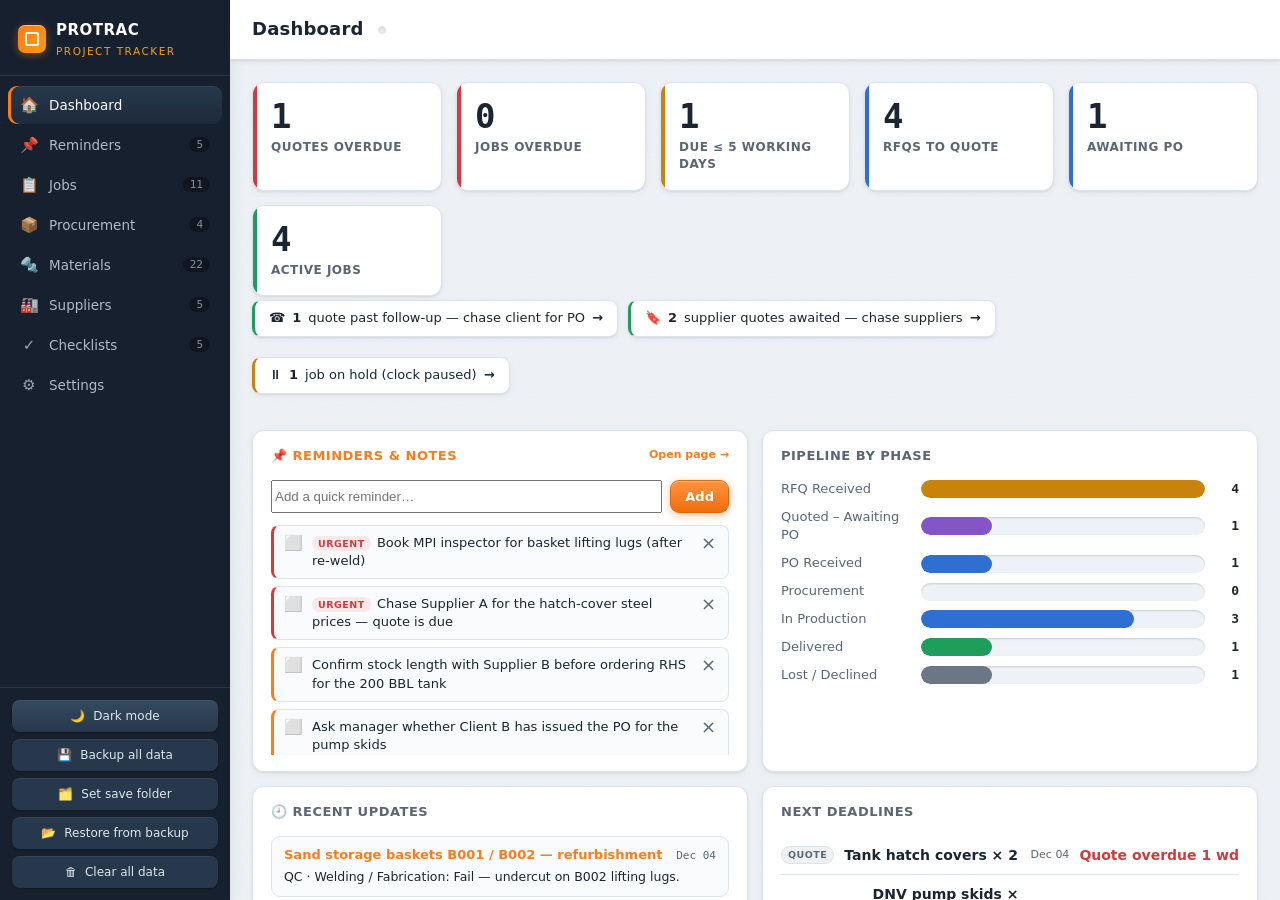
<file: tests/fixtures/protrac_v1.html>
<!DOCTYPE html>
<html lang="en" data-theme="light">
<head>
<meta charset="UTF-8">
<meta name="viewport" content="width=device-width, initial-scale=1.0">
<title>Protrac</title>
<style>
:root{
  --steel-900:#16202e; --steel-800:#1d2a3a; --steel-700:#27384c; --steel-600:#34495f;
  --weld:#ff7a18; --weld-dim:#f59e0b; --weld-soft:#fff1e3;
  --paper:#eef1f5; --card:#ffffff; --card-alt:#fafbfc; --hover:#f4f6f9;
  --ink:#1b2531; --ink-soft:#5b6675; --line:#dde3ea;
  --ok:#1f9d5b; --ok-bg:#e6f6ed; --warn:#c9820a; --warn-bg:#fdf3e0;
  --bad:#d23b3b; --bad-bg:#fbe9e9; --info:#2f6fd1; --info-bg:#e8f0fc;
  --idle:#6b7686; --idle-bg:#eef0f3; --hold:#8455c7; --hold-bg:#f1eafb;
  --grid-month:#cfd6df; --grid-week:#e7ebf1; --dep:#9aa6b5; --gjobrow:#f6f8fa;
  --emboss-hi:rgba(255,255,255,.8); --emboss-lo:rgba(20,30,45,.16);
  --raise:0 1px 2px rgba(20,30,45,.08),0 2px 6px rgba(20,30,45,.05);
  --raise-lg:0 4px 14px rgba(20,30,45,.10);
  --noise:.028;
  --mono:ui-monospace,"SF Mono",Menlo,Consolas,monospace;
  --sans:system-ui,-apple-system,"Segoe UI",Roboto,Helvetica,Arial,sans-serif;
}
[data-theme="dark"]{
  --steel-900:#090d12; --steel-800:#0f141b; --steel-700:#243041; --steel-600:#33445a;
  --weld:#ff8a2e; --weld-dim:#f6a02a; --weld-soft:#3a2512;
  --paper:#0e131a; --card:#171f29; --card-alt:#131a23; --hover:#1d2630;
  --ink:#e8edf3; --ink-soft:#94a3b4; --line:#2a3543;
  --ok:#34d399; --ok-bg:#0f2a20; --warn:#f3b53b; --warn-bg:#2c2410;
  --bad:#f47174; --bad-bg:#2e1517; --info:#5fa0f5; --info-bg:#11213b;
  --idle:#8b97a7; --idle-bg:#1b232d; --hold:#b78bea; --hold-bg:#231832;
  --grid-month:#313d4c; --grid-week:#1c242e; --dep:#5c6b7d; --gjobrow:#1b222d;
  --emboss-hi:rgba(255,255,255,.05); --emboss-lo:rgba(0,0,0,.6);
  --raise:0 1px 2px rgba(0,0,0,.45),0 4px 12px rgba(0,0,0,.35);
  --raise-lg:0 8px 26px rgba(0,0,0,.5);
  --noise:.05;
}
*{box-sizing:border-box}
html,body{margin:0;height:100%}
body{font-family:var(--sans);color:var(--ink);background:var(--paper);font-size:14px;line-height:1.45}
body::before{content:"";position:fixed;inset:0;pointer-events:none;z-index:0;opacity:var(--noise);
  background-image:url("data:image/svg+xml,%3Csvg xmlns='http://www.w3.org/2000/svg' width='120' height='120'%3E%3Cfilter id='n'%3E%3CfeTurbulence type='fractalNoise' baseFrequency='0.9' numOctaves='2'/%3E%3C/filter%3E%3Crect width='100%25' height='100%25' filter='url(%23n)'/%3E%3C/svg%3E");}
button{font-family:inherit;cursor:pointer;color:inherit}
.app{display:flex;height:100vh;overflow:hidden;position:relative;z-index:1}

.side{width:230px;flex-shrink:0;background:var(--steel-900);color:#cfd8e3;display:flex;flex-direction:column;box-shadow:var(--raise-lg)}
.brand{padding:20px 18px 16px;border-bottom:1px solid var(--steel-700)}
.brand .mark{display:flex;align-items:center;gap:10px}
.brand .weldbar{width:28px;height:28px;border-radius:7px;background:linear-gradient(135deg,var(--weld),var(--weld-dim));position:relative;flex-shrink:0;box-shadow:inset 0 1px 0 rgba(255,255,255,.4),0 2px 8px rgba(255,122,24,.45)}
.brand .weldbar::after{content:"";position:absolute;inset:7px;border:2px solid #fff;border-radius:2px;opacity:.9}
.brand h1{font-size:15px;letter-spacing:.5px;margin:0;color:#fff;font-weight:700}
.brand .sub{font-size:10.5px;letter-spacing:1.5px;text-transform:uppercase;color:var(--weld-dim);margin-top:2px}
.nav{padding:10px 8px;flex:1;overflow-y:auto}
.nav button{display:flex;align-items:center;gap:11px;width:100%;background:none;border:0;color:#aebacb;padding:10px 12px;border-radius:9px;font-size:13.5px;text-align:left;margin-bottom:2px}
.nav button .ic{width:18px;text-align:center;font-size:15px;opacity:.85}
.nav button:hover{background:var(--steel-700);color:#fff}
.nav button.active{background:linear-gradient(180deg,var(--steel-700),var(--steel-800));color:#fff;box-shadow:inset 3px 0 0 var(--weld),inset 0 1px 0 rgba(255,255,255,.05)}
.nav .cnt{margin-left:auto;font-size:11px;color:#8090a2;background:rgba(0,0,0,.3);padding:1px 7px;border-radius:10px;font-family:var(--mono)}
.side-foot{padding:12px;border-top:1px solid var(--steel-700);display:flex;flex-direction:column;gap:7px}
.side-foot button{background:var(--steel-700);border:0;color:#dfe6ef;padding:9px;border-radius:8px;font-size:12px;display:flex;align-items:center;gap:8px;justify-content:center;box-shadow:inset 0 1px 0 rgba(255,255,255,.06),0 1px 2px rgba(0,0,0,.3)}
.side-foot button:hover{background:var(--steel-600)}
.side-foot button:active{box-shadow:inset 0 2px 4px rgba(0,0,0,.4)}
.side-foot .danger:hover{background:#52232a;color:#ffb4b4}
.side-foot .themebtn{background:linear-gradient(180deg,var(--steel-600),var(--steel-700))}

.main{flex:1;display:flex;flex-direction:column;overflow:hidden}
.topbar{height:60px;flex-shrink:0;background:var(--card);border-bottom:1px solid var(--line);display:flex;align-items:center;gap:14px;padding:0 22px;box-shadow:var(--raise)}
.topbar h2{font-size:18px;margin:0;font-weight:700;letter-spacing:.2px}
.topbar .spacer{flex:1}
.search{position:relative}
.search input{border:1px solid var(--line);border-radius:9px;padding:8px 12px 8px 32px;font-size:13px;width:230px;background:var(--paper);color:var(--ink);box-shadow:inset 0 1px 2px var(--emboss-lo)}
.search input:focus{outline:2px solid var(--weld-soft);border-color:var(--weld-dim)}
.search::before{content:"🔍";position:absolute;left:10px;top:7px;font-size:13px;opacity:.5}
.btn{border:1px solid var(--line);background:linear-gradient(180deg,var(--card),var(--card-alt));border-radius:9px;padding:8px 14px;font-size:13px;font-weight:600;color:var(--ink);box-shadow:inset 0 1px 0 var(--emboss-hi),var(--raise)}
.btn:hover{filter:brightness(1.03)}
.btn:active{box-shadow:inset 0 2px 4px var(--emboss-lo);transform:translateY(.5px)}
.btn.primary{background:linear-gradient(180deg,#ff9440,#ef6d0c);border-color:#e0670b;color:#fff;box-shadow:inset 0 1px 0 rgba(255,255,255,.4),0 2px 9px rgba(255,122,24,.45)}
.btn.primary:hover{filter:brightness(1.04)}
.btn.sm{padding:6px 11px;font-size:12px;border-radius:8px}
.viewtabs{display:flex;gap:4px;background:var(--paper);border:1px solid var(--line);border-radius:10px;padding:3px;box-shadow:inset 0 1px 3px var(--emboss-lo)}
.viewtabs button{border:0;background:none;padding:6px 13px;border-radius:7px;font-size:12.5px;font-weight:600;color:var(--ink-soft)}
.viewtabs button.active{background:linear-gradient(180deg,var(--card),var(--card-alt));color:var(--ink);box-shadow:inset 0 1px 0 var(--emboss-hi),0 1px 2px var(--emboss-lo)}
.content{flex:1;overflow:auto;padding:22px;position:relative}

.filters{display:flex;gap:10px;align-items:center;margin-bottom:16px;flex-wrap:wrap}
.filters select{border:1px solid var(--line);border-radius:8px;padding:7px 10px;font-size:12.5px;background:var(--card);color:var(--ink);box-shadow:inset 0 1px 0 var(--emboss-hi)}
.filters .lbl{font-size:11px;text-transform:uppercase;letter-spacing:.6px;color:var(--ink-soft);font-weight:700}

.tablewrap{background:var(--card);border:1px solid var(--line);border-radius:12px;overflow:hidden;box-shadow:var(--raise)}
table{border-collapse:collapse;width:100%;font-size:13px}
thead th{background:var(--card-alt);text-align:left;padding:11px 14px;font-size:11px;text-transform:uppercase;letter-spacing:.5px;color:var(--ink-soft);font-weight:700;border-bottom:1px solid var(--line);white-space:nowrap;cursor:pointer;user-select:none}
thead th:hover{color:var(--ink)}
thead th .arr{opacity:.5;font-size:9px;margin-left:3px}
tbody td{padding:11px 14px;border-bottom:1px solid var(--line);vertical-align:top;max-width:340px}
tbody tr:last-child td{border-bottom:0}
tbody tr:hover{background:var(--hover)}
.cellmono{font-family:var(--mono);font-size:12px;color:var(--ink-soft)}
.cellwrap{white-space:pre-wrap;word-break:break-word;max-width:340px}
.joblink{font-weight:700;color:var(--ink);background:none;border:0;padding:0;cursor:pointer;text-align:left;font-size:13px}
.joblink:hover{color:var(--weld)}
.rowact{display:flex;gap:6px;opacity:0;transition:opacity .12s}
tr:hover .rowact,.tnode:hover .rowact{opacity:1}
.icobtn{border:1px solid var(--line);background:linear-gradient(180deg,var(--card),var(--card-alt));border-radius:7px;width:28px;height:28px;font-size:13px;display:inline-flex;align-items:center;justify-content:center;padding:0;box-shadow:inset 0 1px 0 var(--emboss-hi)}
.icobtn:hover{filter:brightness(1.04)}
.icobtn:active{box-shadow:inset 0 2px 3px var(--emboss-lo)}
.icobtn.open:hover{background:var(--weld-soft);border-color:var(--weld-dim)}
.icobtn.del:hover{background:var(--bad-bg);border-color:var(--bad)}
.empty{padding:50px 20px;text-align:center;color:var(--ink-soft)}
.empty .big{font-size:30px;margin-bottom:8px;opacity:.4}

.badge{display:inline-block;padding:3px 10px;border-radius:20px;font-size:11.5px;font-weight:700;white-space:nowrap;box-shadow:inset 0 1px 0 var(--emboss-hi)}
.b-ok{background:var(--ok-bg);color:var(--ok)} .b-prog{background:var(--info-bg);color:var(--info)}
.b-warn{background:var(--warn-bg);color:var(--warn)} .b-bad{background:var(--bad-bg);color:var(--bad)}
.b-idle{background:var(--idle-bg);color:var(--idle)} .b-hold{background:var(--hold-bg);color:var(--hold)}
.pri-Urgent{background:var(--bad-bg);color:var(--bad)} .pri-High{background:var(--warn-bg);color:var(--warn)}
.pri-Medium{background:var(--info-bg);color:var(--info)} .pri-Low{background:var(--idle-bg);color:var(--idle)}
.quicksel{appearance:none;-webkit-appearance:none;border:0;border-radius:20px;font:inherit;font-size:11.5px;font-weight:700;padding:3px 21px 3px 11px;cursor:pointer;box-shadow:inset 0 1px 0 var(--emboss-hi);background-repeat:no-repeat;background-position:right 6px center;background-size:9px;background-image:url("data:image/svg+xml,%3Csvg xmlns='http://www.w3.org/2000/svg' viewBox='0 0 10 6'%3E%3Cpath d='M1 1l4 4 4-4' fill='none' stroke='%23999' stroke-width='1.6'/%3E%3C/svg%3E")}
.quicksel:hover{outline:2px solid var(--weld-dim);outline-offset:1px}
.quicksel:focus-visible{outline:2px solid var(--weld);outline-offset:1px}
.quicksel option{background:var(--card);color:var(--ink);font-weight:600}
.chiprow{display:flex;gap:4px;flex-wrap:wrap}
.chip{background:var(--paper);border:1px solid var(--line);border-radius:6px;padding:1px 8px;font-size:11px;color:var(--ink-soft)}
.chipbtn{background:linear-gradient(180deg,var(--card),var(--card-alt));border:1px solid var(--line);border-radius:7px;padding:4px 10px;font-size:12px;color:var(--ink);font-weight:600;box-shadow:inset 0 1px 0 var(--emboss-hi),var(--raise)}
.chipbtn:hover{border-color:var(--weld-dim);color:var(--weld)}
.chipbtn:active{box-shadow:inset 0 2px 3px var(--emboss-lo)}
.linktag{color:var(--info);font-weight:600}
.overdue{color:var(--bad);font-weight:700} .duesoon{color:var(--warn);font-weight:700}

.kanban{display:flex;gap:14px;align-items:flex-start;overflow-x:auto;padding-bottom:8px}
.kcol{flex:0 0 270px;background:var(--card);border:1px solid var(--line);border-radius:12px;display:flex;flex-direction:column;max-height:calc(100vh - 200px);box-shadow:var(--raise)}
.kcol h3{margin:0;padding:13px 15px;font-size:12px;text-transform:uppercase;letter-spacing:.5px;display:flex;align-items:center;gap:8px;border-bottom:1px solid var(--line)}
.kcol h3 .dot{width:9px;height:9px;border-radius:50%;box-shadow:0 0 6px currentColor}
.kcol h3 .n{margin-left:auto;font-family:var(--mono);color:var(--ink-soft);font-size:12px}
.kbody{padding:10px;overflow-y:auto;flex:1;min-height:60px}
.kbody.drop{background:var(--weld-soft);outline:2px dashed var(--weld-dim);outline-offset:-6px;border-radius:8px}
.kcard{background:linear-gradient(180deg,var(--card),var(--card-alt));border:1px solid var(--line);border-radius:10px;padding:11px 12px;margin-bottom:9px;cursor:grab;box-shadow:inset 0 1px 0 var(--emboss-hi),var(--raise);position:relative}
.kcard:active{cursor:grabbing}
.kcard.dragging{opacity:.4}
.kcard .t{font-weight:700;font-size:13px;margin-bottom:5px;padding-right:22px}
.kcard .kopen{position:absolute;top:9px;right:9px;border:0;background:none;font-size:14px;opacity:.5;padding:0;line-height:1}
.kcard .kopen:hover{opacity:1;color:var(--weld)}
.kcard .meta{display:flex;gap:6px;flex-wrap:wrap;align-items:center;font-size:11px;color:var(--ink-soft)}
.kcard .due{margin-top:7px;font-size:11px;color:var(--ink-soft)}

.cal{background:var(--card);border:1px solid var(--line);border-radius:12px;overflow:hidden;box-shadow:var(--raise)}
.calhead{display:flex;align-items:center;gap:12px;padding:13px 16px;border-bottom:1px solid var(--line)}
.calhead h3{margin:0;font-size:16px}
.calgrid{display:grid;grid-template-columns:repeat(7,1fr)}
.calgrid .dow{padding:8px;text-align:center;font-size:10.5px;text-transform:uppercase;letter-spacing:.5px;color:var(--ink-soft);font-weight:700;border-bottom:1px solid var(--line)}
.calcell{min-height:96px;border-right:1px solid var(--line);border-bottom:1px solid var(--line);padding:5px 6px}
.calcell:nth-child(7n){border-right:0}
.calcell.dim{background:var(--card-alt)}
.calcell .dn{font-size:11px;color:var(--ink-soft);font-weight:600}
.calcell.today .dn{background:var(--weld);color:#fff;border-radius:50%;width:20px;height:20px;display:inline-flex;align-items:center;justify-content:center}
.calev{margin-top:3px;font-size:10.5px;padding:2px 5px;border-radius:4px;background:var(--info-bg);color:var(--info);cursor:pointer;white-space:nowrap;overflow:hidden;text-overflow:ellipsis}
.calev.od{background:var(--bad-bg);color:var(--bad)}

.gantt{background:var(--card);border:1px solid var(--line);border-radius:12px;overflow:auto;max-height:calc(100vh - 170px);box-shadow:var(--raise)}
.gantt.mini{max-height:none}
.gantt svg{display:block}
.glabel{font-size:12px;fill:var(--ink)} .gsub{font-size:11.5px;fill:var(--ink-soft)}
.gjob{font-size:12px;font-weight:700;fill:var(--ink)} .gaxis{font-size:10px;fill:var(--ink-soft)}
.g-jobrow{fill:var(--gjobrow)} .g-month{stroke:var(--grid-month)} .g-week{stroke:var(--grid-week)}
.g-base{stroke:var(--line)} .g-today{stroke:var(--weld)} .g-todayt{fill:var(--weld);font-weight:700}
.g-done{fill:var(--ok)} .g-prog{fill:var(--info)} .g-idle{fill:var(--idle)}
.g-weld{fill:var(--weld)} .g-parent{fill:var(--steel-700)} .g-parent2{fill:var(--steel-600)}
.g-dep{stroke:var(--dep)} .g-deparr{fill:var(--dep)}
.glegend{margin-top:10px;font-size:12px;color:var(--ink-soft);display:flex;gap:16px;flex-wrap:wrap}

.cards{display:grid;grid-template-columns:repeat(auto-fit,minmax(190px,1fr));gap:14px;margin-bottom:20px}
.statcard{background:var(--card);border:1px solid var(--line);border-radius:12px;padding:16px 18px;position:relative;overflow:hidden;box-shadow:var(--raise)}
.statcard::before{content:"";position:absolute;left:0;top:0;bottom:0;width:4px;background:var(--weld)}
.statcard.c-bad::before{background:var(--bad)} .statcard.c-warn::before{background:var(--warn)}
.statcard.c-ok::before{background:var(--ok)} .statcard.c-info::before{background:var(--info)}
.statcard .n{font-size:34px;font-weight:800;line-height:1;font-family:var(--mono)}
.statcard .l{font-size:12px;color:var(--ink-soft);margin-top:6px;text-transform:uppercase;letter-spacing:.5px;font-weight:600}
.statcard.clickable{cursor:pointer;transition:transform .12s,border-color .12s,box-shadow .12s}
.statcard.clickable:hover{transform:translateY(-2px);border-color:var(--weld-dim);box-shadow:var(--raise),0 6px 16px rgba(0,0,0,.14)}
.statcard .kpi-go{position:absolute;right:12px;top:12px;color:var(--ink-soft);font-weight:800;opacity:0;transition:opacity .12s}
.statcard.clickable:hover .kpi-go{opacity:1}
.kpi-sub{display:inline-flex;align-items:center;gap:7px;margin:-8px 0 18px;padding:8px 14px;background:var(--card);border:1px solid var(--line);border-left:3px solid var(--ok);border-radius:9px;font-size:13px;cursor:pointer;box-shadow:var(--raise)}
.kpi-sub:hover{border-color:var(--weld-dim);color:var(--weld)}
.kpi-sub .kpi-go{font-weight:800}
.filterbanner{display:flex;align-items:center;gap:10px;margin-bottom:14px;padding:8px 14px;background:var(--info-bg);border:1px solid var(--info);border-radius:9px;font-size:13px;color:var(--ink)}
.filterbanner .cnt{background:var(--card);border:1px solid var(--line);border-radius:20px;padding:0 9px;font-weight:700;font-family:var(--mono)}
.filterbanner button{margin-left:auto;background:var(--card);border:1px solid var(--line);border-radius:7px;padding:4px 10px;cursor:pointer;color:var(--ink);font-weight:600}
.filterbanner button:hover{border-color:var(--bad);color:var(--bad)}
.dashrow{display:grid;grid-template-columns:1fr 1fr;gap:14px}
.panel{background:var(--card);border:1px solid var(--line);border-radius:12px;padding:16px 18px;box-shadow:var(--raise)}
.panel h3{margin:0 0 14px;font-size:13px;text-transform:uppercase;letter-spacing:.5px;color:var(--ink-soft)}
.statusbar{display:flex;flex-direction:column;gap:9px}
.sbrow{display:flex;align-items:center;gap:10px;font-size:13px}
.sbrow .nm{width:130px;flex-shrink:0;color:var(--ink-soft)}
.sbrow .track{flex:1;background:var(--paper);height:18px;border-radius:9px;overflow:hidden;box-shadow:inset 0 1px 2px var(--emboss-lo)}
.sbrow .fill{display:block;height:100%;border-radius:9px}
.sbrow .v{width:24px;text-align:right;font-family:var(--mono);font-weight:700}
.upnext{display:flex;flex-direction:column}
.upnext .u{display:flex;align-items:center;gap:10px;padding:9px 0;border-bottom:1px solid var(--line)}
.upnext .u:last-child{border-bottom:0}
.upnext .u .nm{flex:1;font-weight:600;cursor:pointer} .upnext .u .nm:hover{color:var(--weld)}
.upnext .u .cl{font-size:11px;color:var(--ink-soft)}
.remindpanel h3{color:var(--weld)}
.rem-add{display:flex;gap:8px;margin-bottom:12px}
.rem-add input{flex:1;min-width:0}
.rem-list{display:flex;flex-direction:column;gap:7px;max-height:230px;overflow:auto}
.rem-item{display:flex;align-items:flex-start;gap:9px;background:var(--card-alt);border:1px solid var(--line);border-left:3px solid var(--weld);border-radius:8px;padding:8px 10px}
.rem-item.done{opacity:.55;border-left-color:var(--ok)}
.rem-item.done .rem-txt{text-decoration:line-through}
.rem-chk{background:none;border:0;cursor:pointer;font-size:15px;padding:0;line-height:1.3}
.rem-txt{flex:1;font-size:13px;line-height:1.4;white-space:pre-wrap;word-break:break-word}
.rem-x{background:none;border:0;color:var(--ink-soft);font-size:18px;cursor:pointer;line-height:1;padding:0 2px}
.rem-x:hover{color:var(--bad)}
.rem-item.urgent{border-left-color:var(--bad)}
.rem-tag{display:inline-block;background:var(--bad-bg);color:var(--bad);font-size:9.5px;font-weight:800;letter-spacing:.5px;padding:1px 6px;border-radius:20px;vertical-align:middle;margin-right:2px}
.panellink{float:right;font-size:11px;font-weight:700;color:var(--weld);cursor:pointer;text-transform:none;letter-spacing:0}
.panellink:hover{text-decoration:underline}
.btn.xs{padding:4px 9px;font-size:11.5px;border-radius:7px}
.btn.ok{color:var(--ok);border-color:var(--ok)}
.btn.ok:hover{background:var(--ok-bg)}
.btn.danger{color:var(--bad);border-color:var(--bad)}
.reminfo{font-size:13px;color:var(--ink-soft);margin-bottom:16px;line-height:1.5}
.remcols{display:grid;grid-template-columns:repeat(3,1fr);gap:14px;align-items:start}
.rcol{background:var(--card);border:1px solid var(--line);border-radius:12px;padding:14px;box-shadow:var(--raise);border-top:3px solid var(--line)}
.rcol.urg{border-top-color:var(--bad)} .rcol.tod{border-top-color:var(--warn)} .rcol.cmp{border-top-color:var(--ok)}
.rcol h3{margin:0 0 12px;font-size:14px;display:flex;align-items:center;gap:8px;font-weight:700}
.rcol h3 .cnt{background:var(--paper);border:1px solid var(--line);border-radius:20px;padding:0 8px;font-size:11px;color:var(--ink-soft);font-weight:700}
.rcol-add{display:flex;gap:6px;margin-bottom:12px}
.rcol-add input{flex:1;min-width:0}
.rcol-body{display:flex;flex-direction:column;gap:8px;min-height:24px}
.rcard{background:var(--card-alt);border:1px solid var(--line);border-radius:9px;padding:9px 11px}
.rcol.cmp .rcard{opacity:.72}
.rcard-top{display:flex;justify-content:space-between;align-items:center;margin-bottom:5px}
.rnum{font-family:var(--mono);font-size:11px;font-weight:700;color:var(--ink-soft)}
.rcard-text{font-size:13px;line-height:1.45;white-space:pre-wrap;word-break:break-word;margin-bottom:9px}
.rcol.cmp .rcard-text{text-decoration:line-through}
.rcard-acts{display:flex;gap:6px;flex-wrap:wrap}
@media(max-width:820px){.remcols{grid-template-columns:1fr}}
.recent{display:flex;flex-direction:column;gap:8px;max-height:340px;overflow:auto}
.rc-item{background:var(--card-alt);border:1px solid var(--line);border-radius:9px;padding:9px 12px;cursor:pointer;transition:border-color .15s}
.rc-item:hover{border-color:var(--weld-dim)}
.rc-top{display:flex;justify-content:space-between;align-items:baseline;gap:10px;margin-bottom:4px}
.rc-job{font-weight:700;font-size:13px;color:var(--weld)}
.rc-date{font-size:11px;color:var(--ink-soft);font-family:var(--mono);white-space:nowrap}
.rc-text{font-size:12.5px;color:var(--ink);line-height:1.45;display:-webkit-box;-webkit-line-clamp:4;-webkit-box-orient:vertical;overflow:hidden}
.setgrid{display:grid;grid-template-columns:1fr 1fr;gap:14px;align-items:start}
.setnote{font-size:12px;color:var(--ink-soft);margin:-4px 0 12px;line-height:1.45}
.setlist{display:flex;flex-direction:column;gap:8px;margin-bottom:12px}
.setrow{display:flex;align-items:center;gap:10px;padding:6px 0;border-bottom:1px solid var(--line)}
.setrow:last-child{border-bottom:0}
.setpill{min-width:120px;text-align:center}
.swrow{display:flex;gap:4px}
.swatch{width:18px;height:18px;border-radius:50%;border:2px solid transparent;cursor:pointer;padding:0;box-shadow:inset 0 1px 0 var(--emboss-hi)}
.swatch.on{border-color:var(--ink);outline:1px solid var(--card)}
.spacer{flex:1}
.setadd{display:flex;gap:8px;flex-wrap:wrap}
.setadd input{flex:1;min-width:120px}
.colsel{max-width:110px}
.setinfo{font-size:13px;line-height:1.5}
.setinfo p{margin:0 0 10px}
@media(max-width:900px){.setgrid{grid-template-columns:1fr}}

/* RFQ / procurement */
.waitpanel{margin-bottom:18px}
.waitlist{display:flex;flex-direction:column}
.waitlist .w{display:flex;align-items:center;gap:10px;padding:8px 0;border-bottom:1px solid var(--line);font-size:13px}
.waitlist .w:last-child{border-bottom:0}
.waitlist .w .sup{font-weight:700;width:180px;flex-shrink:0}
.waitlist .w .it{flex:1;color:var(--ink-soft);overflow:hidden;text-overflow:ellipsis;white-space:nowrap}
.waitlist .w .dd{font-family:var(--mono);font-weight:700}
.rfqcard{background:var(--card);border:1px solid var(--line);border-radius:12px;padding:15px 16px;margin-bottom:14px;box-shadow:var(--raise)}
.rfqhead{display:flex;align-items:flex-start;gap:12px;flex-wrap:wrap}
.rfqtitle{flex:1;min-width:200px;display:flex;flex-direction:column;gap:3px}
.rfqnum{font-family:var(--mono);font-size:11px;color:var(--weld);font-weight:700;letter-spacing:.5px}
.rfqitem{font-weight:700;font-size:14.5px}
.rfqmeta{display:flex;gap:6px;flex-wrap:wrap;align-items:center}
.rfqacts{display:flex;gap:6px}
.rfqnotes{margin-top:8px;font-size:12.5px;color:var(--ink-soft);white-space:pre-wrap}
.rfqtable{margin-top:12px;border:1px solid var(--line);border-radius:9px;overflow:hidden}
.rfqtable thead th{background:var(--card-alt);cursor:default;font-size:10px;padding:8px 10px}
.rfqtable td{padding:7px 10px;font-size:12.5px}
.linesel{border:1px solid var(--line);border-radius:6px;padding:4px 7px;font-size:12px;background:var(--card);color:var(--ink);font-weight:600;box-shadow:inset 0 1px 0 var(--emboss-hi)}
.awcb{width:17px;height:17px;accent-color:var(--weld)}

/* job detail */
.backbtn{display:inline-flex;align-items:center;gap:7px;border:1px solid var(--line);background:linear-gradient(180deg,var(--card),var(--card-alt));border-radius:9px;padding:7px 13px;font-size:13px;font-weight:600;margin-bottom:14px;box-shadow:inset 0 1px 0 var(--emboss-hi),var(--raise)}
.backbtn:active{box-shadow:inset 0 2px 3px var(--emboss-lo)}
.dhead{background:var(--card);border:1px solid var(--line);border-radius:12px;padding:18px 20px;margin-bottom:16px;box-shadow:var(--raise)}
.dhead .dtoprow{display:flex;align-items:flex-start;gap:12px}
.dhead .dt{font-size:21px;font-weight:800;flex:1}
.dhead .dmeta{display:flex;gap:9px;flex-wrap:wrap;align-items:center;margin-top:12px}
.dhead .dnotes{margin-top:12px;font-size:13px;color:var(--ink-soft);white-space:pre-wrap;border-top:1px solid var(--line);padding-top:12px}
.dprog{display:flex;align-items:center;gap:10px;margin-top:12px;font-size:12px;color:var(--ink-soft)}
.dprog .track{flex:1;height:8px;background:var(--paper);border-radius:5px;overflow:hidden;box-shadow:inset 0 1px 2px var(--emboss-lo)}
.dprog .track .f{display:block;height:100%;background:linear-gradient(90deg,var(--weld-dim),var(--weld))}
.jtabs{display:flex;gap:4px;flex-wrap:wrap;margin:16px 0 4px;border-bottom:2px solid var(--line);padding-bottom:0}
.jtabs button{background:none;border:0;border-bottom:2px solid transparent;margin-bottom:-2px;padding:9px 14px;font-size:13px;font-weight:600;color:var(--ink-soft);cursor:pointer;display:flex;align-items:center;gap:7px;border-radius:8px 8px 0 0}
.jtabs button:hover{color:var(--ink);background:var(--card-alt)}
.jtabs button.active{color:var(--weld);border-bottom-color:var(--weld)}
.jtabs .tabcnt{background:var(--paper);border:1px solid var(--line);border-radius:20px;padding:0 7px;font-size:10.5px;font-weight:700;font-family:var(--mono);color:var(--ink-soft)}
.jtabs button.active .tabcnt{background:var(--weld-soft);color:var(--weld);border-color:transparent}
.jbody{padding-top:14px}
.ovgrid{display:grid;grid-template-columns:repeat(auto-fit,minmax(150px,1fr));gap:12px;margin-bottom:16px}
.ovfact{background:var(--card-alt);border:1px solid var(--line);border-radius:9px;padding:10px 12px}
.ovfact label{display:block;font-size:10.5px;text-transform:uppercase;letter-spacing:.5px;color:var(--ink-soft);font-weight:700;margin-bottom:6px}
.ovfact>div{font-size:13.5px;font-weight:500}
.ovbars{margin-bottom:16px}
.dprog.wide{max-width:none}
.ovcounts{display:grid;grid-template-columns:repeat(4,1fr);gap:12px;margin-bottom:18px}
.ovcount{background:linear-gradient(180deg,var(--card),var(--card-alt));border:1px solid var(--line);border-radius:11px;padding:14px 10px;cursor:pointer;text-align:center;box-shadow:var(--raise);transition:transform .12s,border-color .12s}
.ovcount:hover{transform:translateY(-2px);border-color:var(--weld-dim)}
.ovcount b{display:block;font-size:22px;font-weight:800;color:var(--weld)}
.ovcount span{font-size:11px;color:var(--ink-soft);text-transform:uppercase;letter-spacing:.5px;font-weight:600}
.chkprog{font-size:11px;font-weight:700;color:var(--ok);background:var(--ok-bg);padding:2px 9px;border-radius:20px;text-transform:none;letter-spacing:0;margin-left:4px}
.sublines{display:flex;flex-wrap:wrap;gap:10px;margin:-8px 0 18px}
.kpi-sub.warn{border-left-color:var(--warn)}
.kpi-sub.warn:hover{border-color:var(--warn);color:var(--warn)}
.nudge{background:var(--warn-bg);border:1px solid var(--warn);border-radius:9px;padding:11px 14px;font-size:13px;line-height:1.45;color:var(--ink);margin-bottom:14px}
.nudge.click{cursor:pointer}
.nudge.click:hover{filter:brightness(1.03)}
.applytpl{display:flex;align-items:center;gap:10px;flex-wrap:wrap;background:var(--card-alt);border:1px solid var(--line);border-radius:9px;padding:10px 12px;margin-bottom:12px}
.applytpl .lbl{font-weight:700;font-size:12.5px}
.applytpl select{min-width:150px}
.applyhint{font-size:11.5px;color:var(--ink-soft)}
.panel.wide{grid-column:1/-1}
.tplgrid{display:grid;grid-template-columns:repeat(auto-fit,minmax(230px,1fr));gap:12px}
.tplcard{background:var(--card-alt);border:1px solid var(--line);border-radius:10px;padding:11px}
.tplhead{display:flex;align-items:center;gap:8px;margin-bottom:9px}
.tplhead b{font-size:14px}
.tplhead .cnt{background:var(--paper);border:1px solid var(--line);border-radius:20px;padding:0 8px;font-size:10.5px;font-weight:700;color:var(--ink-soft)}
.tplitems{display:flex;flex-direction:column;gap:5px;margin-bottom:10px}
.tplitem{display:flex;align-items:flex-start;gap:6px;font-size:12.5px;line-height:1.4;background:var(--card);border:1px solid var(--line);border-radius:7px;padding:5px 8px}
.tplitem span{flex:1}
.tpladd{display:flex;gap:6px}
.tpladd input{flex:1;min-width:0}
@media(max-width:680px){.ovcounts{grid-template-columns:repeat(2,1fr)}}
.pbar{display:flex;align-items:center;gap:8px;min-width:120px}
.pbar .ptrack{flex:1;height:8px;border-radius:5px;background:var(--paper);overflow:hidden;box-shadow:inset 0 1px 2px var(--emboss-lo)}
.pbar .pf{display:block;height:100%;border-radius:5px;background:linear-gradient(90deg,var(--weld-dim),var(--weld));transition:width .4s ease}
.pbar .pf.full{background:linear-gradient(90deg,var(--ok),#27c07a)}
.pbar em{font-style:normal;font-size:11px;font-weight:700;color:var(--ink-soft);min-width:30px;text-align:right}
.kcard .kbar{margin-top:9px;min-width:0}
.scsec{margin-top:18px}
.scsec h3{font-size:13.5px;margin:0 0 9px;display:flex;align-items:center;gap:8px;font-weight:700}
.sccount{background:var(--paper);border:1px solid var(--line);border-radius:20px;padding:0 8px;font-size:11px;color:var(--ink-soft);font-weight:700}
.scbody{display:flex;flex-direction:column;gap:7px}
.scrow{display:grid;grid-template-columns:128px minmax(150px,1fr) auto 168px 138px 36px;align-items:center;gap:13px;background:linear-gradient(180deg,var(--card),var(--card-alt));border:1px solid var(--line);border-left:3px solid var(--line);border-radius:9px;padding:9px 13px;box-shadow:inset 0 1px 0 var(--emboss-hi),var(--raise)}
.scsec.ov .scrow{border-left-color:var(--bad)} .scsec.wk .scrow{border-left-color:var(--warn)} .scsec.tw .scrow{border-left-color:var(--warn-dim,var(--warn))} .scsec.lt .scrow{border-left-color:var(--info)} .scsec.nd .scrow{border-left-color:var(--idle)} .scsec.dn .scrow{opacity:.6}
.scname{font-weight:600;font-size:13px}
.msdot{color:var(--weld)}
.scchips{display:flex;gap:5px;flex-wrap:wrap;justify-content:flex-end}
.scdate{font-size:12px;color:var(--ink-soft);white-space:nowrap;text-align:right}
.scbar{min-width:120px}
.scrow .scact{opacity:0;transition:opacity .15s} .scrow:hover .scact{opacity:1}
@media(max-width:900px){.scrow{grid-template-columns:118px 1fr 92px}.scchips,.scbar{display:none}}
.dsection{background:var(--card);border:1px solid var(--line);border-radius:12px;padding:16px 18px;margin-bottom:16px;box-shadow:var(--raise)}
.dsection > h3{margin:0 0 13px;font-size:13px;text-transform:uppercase;letter-spacing:.5px;color:var(--ink-soft);display:flex;align-items:center;gap:8px}
.dsection > h3 .add{margin-left:auto} .dsection > h3 .ic{font-size:15px}
.dsection > h3 .hbtns{margin-left:auto;display:flex;gap:7px}
.updbox{display:flex;gap:8px;margin-bottom:14px}
.updbox textarea{flex:1;border:1px solid var(--line);border-radius:8px;padding:9px 11px;font-size:13px;font-family:inherit;resize:vertical;min-height:42px;background:var(--card);color:var(--ink);box-shadow:inset 0 1px 2px var(--emboss-lo)}
.updbox textarea:focus{outline:2px solid var(--weld-soft);border-color:var(--weld-dim)}
.updlist .upditem{display:flex;gap:12px;padding:10px 0;border-bottom:1px solid var(--line)}
.updlist .upditem:last-child{border-bottom:0}
.updlist .ud{font-family:var(--mono);font-size:11px;color:var(--ink-soft);width:78px;flex-shrink:0;padding-top:1px}
.updlist .ut{flex:1;white-space:pre-wrap}
.updlist .ux{border:0;background:none;color:var(--ink-soft);font-size:15px;opacity:0;line-height:1}
.upditem:hover .ux{opacity:.6} .updlist .ux:hover{opacity:1;color:var(--bad)}
.tasktree{display:flex;flex-direction:column;gap:5px;margin-bottom:10px}
.tnode{display:flex;align-items:center;gap:10px;padding:9px 11px;border:1px solid var(--line);border-radius:9px;background:var(--card);box-shadow:inset 0 1px 0 var(--emboss-hi)}
.tnode.sub{margin-left:30px;border-style:dashed;background:var(--card-alt)}
.tnode .tn{font-weight:600} .tnode .tn.done{text-decoration:line-through;color:var(--ink-soft)}
.tnode .tdates{font-size:11px;color:var(--ink-soft);font-family:var(--mono)}
.tnode .tpct{font-size:11px;color:var(--ink-soft);width:38px;text-align:right;font-family:var(--mono)}
.tnode .spacer{flex:1} .tnode .tacts{display:flex;gap:5px;opacity:0;transition:.12s}
.tnode:hover .tacts{opacity:1}
.miniadd{border:1px dashed var(--line);background:var(--card-alt);border-radius:9px;padding:9px;width:100%;color:var(--ink-soft);font-weight:600;font-size:12.5px;margin-top:4px}
.miniadd:hover{border-color:var(--weld-dim);color:var(--weld)}
.miniadd.sub{margin-left:30px;width:calc(100% - 30px);padding:6px;font-size:12px}
.dgrid2{display:grid;grid-template-columns:1fr 1fr;gap:16px}
.minimsg{color:var(--ink-soft);font-size:13px;padding:6px 0}

.scrim{position:fixed;inset:0;background:rgba(8,12,18,.6);display:none;align-items:flex-start;justify-content:center;z-index:50;padding:40px 16px;overflow-y:auto;backdrop-filter:blur(2px)}
.scrim.show{display:flex}
.modal{background:var(--card);border:1px solid var(--line);border-radius:14px;width:560px;max-width:100%;box-shadow:var(--raise-lg)}
.modal header{padding:18px 22px;border-bottom:1px solid var(--line);display:flex;align-items:center}
.modal header h3{margin:0;font-size:16px}
.modal header .x{margin-left:auto;border:0;background:none;font-size:22px;color:var(--ink-soft);line-height:1}
.mbody{padding:18px 22px;display:grid;grid-template-columns:1fr 1fr;gap:14px}
.field{display:flex;flex-direction:column;gap:5px} .field.full{grid-column:1/3}
.field label{font-size:11.5px;font-weight:700;color:var(--ink-soft);text-transform:uppercase;letter-spacing:.4px}
.field input,.field select,.field textarea{border:1px solid var(--line);border-radius:8px;padding:9px 11px;font-size:13px;font-family:inherit;background:var(--card);color:var(--ink);box-shadow:inset 0 1px 2px var(--emboss-lo)}
.field textarea{resize:vertical;min-height:64px}
.field input:focus,.field select:focus,.field textarea:focus{outline:2px solid var(--weld-soft);border-color:var(--weld-dim)}
.field .cbwrap{display:flex;align-items:center;gap:8px} .field .cbwrap input{width:18px;height:18px;accent-color:var(--weld)}
.msetwrap{display:flex;flex-wrap:wrap;gap:6px}
.msetwrap label{display:flex;align-items:center;gap:5px;background:var(--paper);border:1px solid var(--line);border-radius:6px;padding:5px 9px;font-size:12px;text-transform:none;letter-spacing:0;color:var(--ink);cursor:pointer}
.modal footer{padding:14px 22px;border-top:1px solid var(--line);display:flex;gap:10px;justify-content:flex-end}
.toast{position:fixed;bottom:22px;left:50%;transform:translateX(-50%) translateY(80px);background:var(--steel-900);color:#fff;padding:11px 20px;border-radius:10px;font-size:13px;font-weight:600;opacity:0;transition:.25s;z-index:80;box-shadow:0 8px 24px rgba(0,0,0,.4);max-width:90vw;text-align:center}
.toast.show{transform:translateX(-50%) translateY(0);opacity:1}

/* ===== Protrac: phase workflow ===== */
.onhold{color:var(--hold);font-weight:700} .nodue{color:var(--ink-soft);font-style:italic} .ontime{color:var(--ok);font-weight:700}
.stepper{display:flex;margin-top:16px;overflow-x:auto;padding-bottom:2px}
.step{flex:1;min-width:88px;display:flex;flex-direction:column;align-items:center;position:relative;font-size:11.5px;color:var(--ink-soft);text-align:center}
.step::before{content:"";position:absolute;top:12px;left:-50%;width:100%;height:3px;background:var(--line)}
.step:first-child::before{display:none}
.step.done::before,.step.cur::before{background:var(--weld)}
.sdot{width:26px;height:26px;border-radius:50%;background:var(--paper);border:2px solid var(--line);display:flex;align-items:center;justify-content:center;font-weight:800;font-size:11px;position:relative;z-index:1}
.step.done .sdot{background:var(--weld);border-color:var(--weld);color:#fff}
.step.cur .sdot{background:var(--card);border-color:var(--weld);color:var(--weld);box-shadow:0 0 0 4px var(--weld-soft)}
.slbl{margin-top:5px;font-weight:600} .step.cur .slbl{color:var(--ink);font-weight:800}
.sdate{font-family:var(--mono);font-size:10.5px;min-height:14px}
.stepper.lost{opacity:.45}
.phacts{display:flex;gap:8px;flex-wrap:wrap;margin-top:14px;align-items:center}
.phacts .btn.primary{padding:7px 14px}
.holdbanner{margin-top:12px;background:var(--hold-bg);border:1px solid var(--hold);border-radius:9px;padding:9px 13px;font-size:13px;line-height:1.45}
.fhead{grid-column:1/-1;font-size:11.5px;font-weight:800;color:var(--weld);text-transform:uppercase;letter-spacing:.7px;border-bottom:1px solid var(--line);padding-bottom:5px;margin-top:6px}
.mbody .hint{grid-column:1/-1;font-size:12px;color:var(--ink-soft);margin-top:-4px;line-height:1.45}
.tlrow{display:flex;gap:12px;padding:8px 0;border-bottom:1px solid var(--line);font-size:13px;align-items:baseline;flex-wrap:wrap}
.tlrow:last-child{border-bottom:0}
.tll{width:200px;color:var(--ink-soft);flex-shrink:0}
.tlv{font-weight:700;font-family:var(--mono);font-size:12.5px}
.tln{font-size:12px;color:var(--ink-soft)}
.kindtag{font-size:9.5px;font-weight:800;letter-spacing:.5px;padding:1px 6px;border-radius:10px;background:var(--paper);border:1px solid var(--line);color:var(--ink-soft);text-transform:uppercase;white-space:nowrap}
.setadd input,.setrow input{border:1px solid var(--line);border-radius:8px;padding:7px 10px;background:var(--card);color:var(--ink);font:inherit;font-size:13px;box-shadow:inset 0 1px 2px var(--emboss-lo)}
.holist{max-height:270px;overflow:auto}
.holist .setrow{padding:4px 0}
.holdate{font-family:var(--mono);font-size:12px;width:96px;flex-shrink:0}
.holdate.past{opacity:.45}
@media(max-width:760px){.dashrow,.dgrid2{grid-template-columns:1fr}.mbody{grid-template-columns:1fr}.field.full{grid-column:1}.side{width:62px}.brand h1,.brand .sub,.nav button span.lbl,.nav .cnt,.side-foot button span{display:none}}
</style>
</head>
<body>
<div class="app">
  <aside class="side">
    <div class="brand"><div class="mark"><div class="weldbar"></div>
      <div><h1>PROTRAC</h1><div class="sub">Project Tracker</div></div></div></div>
    <nav class="nav" id="nav"></nav>
    <div class="side-foot">
      <button class="themebtn" onclick="toggleTheme()"><span id="themeic">🌙</span><span class="lbl" id="themelbl">Dark mode</span></button>
      <button onclick="exportBackup()"><span>💾</span><span class="lbl">Backup all data</span></button>
      <button id="folderbtn" onclick="chooseSaveFolder()" title="Pick a folder once so files don't pile up in Downloads"><span>🗂️</span><span class="lbl" id="folderlbl">Set save folder</span></button>
      <button onclick="document.getElementById('importfile').click()"><span>📂</span><span class="lbl">Restore from backup</span></button>
      <button class="danger" onclick="clearAll()"><span>🗑</span><span class="lbl">Clear all data</span></button>
      <input type="file" id="importfile" accept="application/json" style="display:none" onchange="importBackup(event)">
    </div>
  </aside>
  <main class="main">
    <div class="topbar">
      <h2 id="viewtitle">Dashboard</h2>
      <div class="viewtabs" id="viewtabs"></div>
      <div class="spacer"></div>
      <div class="search" id="searchwrap" style="display:none"><input id="search" placeholder="Search…" oninput="render()"></div>
      <button class="btn" id="csvbtn" style="display:none" onclick="exportCSV()">Export CSV</button>
      <button class="btn primary" id="addbtn" style="display:none" onclick="openForm()">+ Add</button>
    </div>
    <div class="content" id="content"></div>
  </main>
</div>

<div class="scrim" id="scrim"><div class="modal">
  <header><h3 id="mtitle">Add</h3><button class="x" onclick="closeForm()">×</button></header>
  <div class="mbody" id="mbody"></div>
  <footer><button class="btn" onclick="closeForm()">Cancel</button><button class="btn primary" onclick="saveForm()">Save</button></footer>
</div></div>
<div class="toast" id="toast"></div>
<input type="file" id="matcsv" accept=".csv,text/csv" style="display:none">

<script>
"use strict";
const STORE="protrac_v1", THEMEKEY="protrac_theme";
const LEGACY_STORE="legacy_pm_v2", LEGACY_THEME="legacy_theme";
const uid=()=>"r"+Date.now().toString(36)+Math.random().toString(36).slice(2,7);
const todayISO=()=>ymd(new Date());
const LINE_STATUS=["RFQ Sent","Quote Received","Will Not Supply","Ordered","Received"];
/* ---- Job lifecycle (Protrac) ---- */
const PH={RFQ:"RFQ Received",QUOTED:"Quoted – Awaiting PO",PO:"PO Received",PROC:"Procurement",PROD:"In Production",DONE:"Delivered",LOST:"Lost / Declined"};
const PHASES=[PH.RFQ,PH.QUOTED,PH.PO,PH.PROC,PH.PROD,PH.DONE,PH.LOST];
const PHASE_TOK={[PH.RFQ]:"warn",[PH.QUOTED]:"hold",[PH.PO]:"info",[PH.PROC]:"prog",[PH.PROD]:"prog",[PH.DONE]:"ok",[PH.LOST]:"idle"};
const EXEC=[PH.PO,PH.PROC,PH.PROD], CLOSED=[PH.DONE,PH.LOST];
const PROD_STAGES=["Fabrication","Sandblast","Paint","QC"];
const SOON_WD=5;

/* ============ SCHEMA ============ */
const STATUS_COLOR={
  "Not Started":"idle","In Progress":"prog","Awaiting Quote":"warn","Awaiting Approval":"warn",
  "On Hold":"hold","Completed":"ok","Done":"ok","Pending":"idle","Pass":"ok","Fail":"bad","N/A":"idle",
  "RFQ Sent":"warn","Quote Received":"prog","Ordered":"info","Received":"ok","Cancelled":"idle","Will Not Supply":"bad",
  "Active":"ok","Will Not Supply SS":"bad","Awaiting Response":"warn"
};
const SCHEMA={
  jobs:{ label:"Jobs", icon:"📋", primary:"jobName", views:["grid","kanban","calendar"], kanbanField:"phase",
    gridCols:["jobName","jobId","client","phase","stage","priority","_due","percent"],
    fields:[
      {k:"jobName",l:"Job Name",t:"text",req:1},
      {k:"jobId",l:"Job ID",t:"text",mono:1},
      {k:"client",l:"Client",t:"select",opts:["Other"],dyn:"clients"},
      {k:"phase",l:"Phase",t:"select",opts:PHASES,badge:1,quick:1,phase:1},
      {k:"stage",l:"Stage",t:"select",opts:["Design","Approval","Fabrication","Sandblast","Paint","QC","Complete"],badge:1,quick:1,dyn:"stages"},
      {k:"priority",l:"Priority",t:"select",opts:["Low","Medium","High","Urgent"],pri:1,quick:1,dyn:"priorities"},
      {k:"_h1",l:"① RFQ from client",t:"heading"},
      {k:"rfqDate",l:"RFQ received",t:"date"},
      {k:"rfqDueDate",l:"Client's response deadline",t:"date"},
      {k:"rfqDays",l:"…or respond within (working days)",t:"number"},
      {k:"_h2",l:"② Quotation",t:"heading"},
      {k:"quoteSentDate",l:"Quote submitted to manager",t:"date"},
      {k:"followUpDate",l:"Follow up client on",t:"date"},
      {k:"_h3",l:"③ Purchase order & lead time",t:"heading"},
      {k:"poNumber",l:"PO number",t:"text",mono:1},
      {k:"poDate",l:"PO received",t:"date"},
      {k:"leadMin",l:"Lead time — min (target)",t:"number"},
      {k:"leadMax",l:"Lead time — max (due)",t:"number"},
      {k:"leadUnit",l:"Lead time unit",t:"select",opts:["working days","weeks"],noFilter:1},
      {k:"dueOverride",l:"Fixed delivery date (overrides lead time)",t:"date"},
      {k:"deliveredDate",l:"Delivered on",t:"date"},
      {k:"_h4",l:"④ Progress & files",t:"heading"},
      {k:"percent",l:"% Complete",t:"number",bar:1},
      {k:"fileLocation",l:"File Location (folder or link)",t:"text",full:1},
      {k:"materialListLoc",l:"Material List Location (file or link)",t:"text",full:1},
      {k:"notes",l:"Notes",t:"textarea",full:1}
    ]},
  tasks:{ label:"Schedule", icon:"🗓️", primary:"taskName", views:["schedule","grid"], hidden:true,
    fields:[
      {k:"taskName",l:"Task Name",t:"text",req:1},
      {k:"jobRef",l:"Job",t:"link",to:"jobs"},
      {k:"parentTask",l:"Parent Task",t:"link",to:"tasks"},
      {k:"assignee",l:"Assignee",t:"text"},
      {k:"startDate",l:"Start Date",t:"date"},
      {k:"endDate",l:"End Date",t:"date"},
      {k:"percent",l:"% Complete",t:"number",bar:1},
      {k:"dependsOn",l:"Depends On (task)",t:"link",to:"tasks"},
      {k:"milestone",l:"Milestone",t:"checkbox"},
      {k:"status",l:"Status",t:"select",opts:["Not Started","In Progress","Done"],badge:1,quick:1}
    ]},
  procurement:{ label:"Procurement", icon:"📦", primary:"rfqNumber", custom:true, views:["rfq"],
    fields:[
      {k:"rfqNumber",l:"RFQ Number",t:"text",mono:1},
      {k:"date",l:"Date Raised",t:"date"},
      {k:"jobRef",l:"Job",t:"link",to:"jobs"},
      {k:"item",l:"Items Requested",t:"textarea",full:1},
      {k:"qtyRequested",l:"Qty Requested",t:"number"},
      {k:"notes",l:"Notes",t:"textarea",full:1}
    ]},
  materials:{ label:"Materials", icon:"🔩", primary:"materialId", views:["grid"],
    fields:[
      {k:"materialId",l:"Material ID",t:"text",mono:1},
      {k:"description",l:"Description",t:"textarea",full:1},
      {k:"thickness",l:"Thickness",t:"number"},
      {k:"length",l:"Length",t:"number"},
      {k:"qtyOnHand",l:"Qty on Hand",t:"number"},
      {k:"receivedFromRef",l:"Received From",t:"link",to:"suppliers"},
      {k:"mtr",l:"MTR on File",t:"checkbox"},
      {k:"jobRef",l:"Job",t:"link",to:"jobs"},
      {k:"jobDone",l:"Job Completed",t:"checkbox"}
    ]},
  suppliers:{ label:"Suppliers", icon:"🏭", primary:"company", views:["grid"],
    fields:[
      {k:"company",l:"Company Name",t:"text",req:1},
      {k:"contact",l:"Contact Person",t:"text"},
      {k:"email",l:"Email",t:"text"},
      {k:"phone",l:"Phone",t:"text"},
      {k:"supplies",l:"Supplies",t:"multiselect",opts:["Steel","Stainless Steel","Paint & Coatings","Fasteners","Machinery","Other"]},
      {k:"status",l:"Supplier Status",t:"select",opts:["Active","Will Not Supply SS","Will Not Supply","Awaiting Response"],badge:1},
      {k:"notes",l:"Notes",t:"textarea",full:1}
    ]},
  checklists:{ label:"Checklists", icon:"✓", primary:"item", views:["grid"],
    fields:[
      {k:"item",l:"Item",t:"text",req:1},
      {k:"jobRef",l:"Job",t:"link",to:"jobs"},
      {k:"type",l:"Checklist Type",t:"select",opts:["Welding","Fabrication","Sandblasting","Painting","Inspection"],dyn:"checklistTypes"},
      {k:"status",l:"Status",t:"select",opts:["Pending","Pass","Fail","N/A"],badge:1,quick:1},
      {k:"inspector",l:"Inspector",t:"text"},
      {k:"startDate",l:"Started",t:"date"},
      {k:"date",l:"Completed",t:"date"},
      {k:"signedBy",l:"Signed off by",t:"text"}
    ]}
};
const TABLES=Object.keys(SCHEMA);

/* ============ STATE ============ */
let DB=null, current="dashboard", currentView="dashboard", sortKey=null, sortDir=1, jobFilter=null;
let phaseCtx=null, editingId=null, formTable=null, formMode="record", lineCtx=null, detailJob=null, detailTab="overview", calMonth=null;

function load(){
  try{const r=localStorage.getItem(STORE);if(r){DB=JSON.parse(r);migrate();save();return;}}catch(e){}
  // First run of Protrac: carry over data saved by the old tracker (left untouched as a safety copy)
  try{const old=localStorage.getItem(LEGACY_STORE);if(old){DB=JSON.parse(old);migrate();save();setTimeout(()=>toast("Your existing tracker data was carried over into Protrac — review each job's phase"),500);return;}}catch(e){}
  DB=seed();migrate();save();
}
function mapOldStatus(s){ return LINE_STATUS.includes(s)?s:(s==="Awaiting Quote"?"RFQ Sent":"RFQ Sent"); }
function migrate(){
  if(!DB.meta||!Array.isArray(DB.meta.clients)){
    const base=["Other"];
    const fromJobs=(DB.jobs||[]).map(j=>j.client).filter(Boolean);
    DB.meta=Object.assign({},DB.meta,{clients:Array.from(new Set(base.concat(fromJobs))).sort((a,b)=>a.localeCompare(b))});
  }
  if(!Array.isArray(DB.meta.statuses)){
    const def=[["Not Started","idle"],["In Progress","prog"],["Awaiting Quote","warn"],["Awaiting Approval","warn"],["On Hold","hold"],["Completed","ok"]];
    const names=def.map(d=>d[0]);
    const extra=Array.from(new Set((DB.jobs||[]).map(j=>j.status).filter(s=>s&&!names.includes(s))));
    DB.meta.statuses=def.map(([name,tok])=>({name,tok})).concat(extra.map(name=>({name,tok:"idle"})));
  }
  if(!Array.isArray(DB.meta.priorities)){
    const def=[["Low","idle"],["Medium","info"],["High","warn"],["Urgent","bad"]];
    const names=def.map(d=>d[0]);
    const extra=Array.from(new Set((DB.jobs||[]).map(j=>j.priority).filter(s=>s&&!names.includes(s))));
    DB.meta.priorities=def.map(([name,tok])=>({name,tok})).concat(extra.map(name=>({name,tok:"idle"})));
  }
  if(!Array.isArray(DB.meta.stages)){
    const def=[["Design","idle"],["Approval","hold"],["Fabrication","prog"],["Sandblast","info"],["Paint","info"],["QC","warn"],["Complete","ok"]];
    const names=def.map(d=>d[0]);
    const extra=Array.from(new Set((DB.jobs||[]).map(j=>j.stage).filter(s=>s&&!names.includes(s))));
    DB.meta.stages=def.map(([name,tok])=>({name,tok})).concat(extra.map(name=>({name,tok:"idle"})));
  }
  if(!Array.isArray(DB.meta.reminders))DB.meta.reminders=[];
  if(!Array.isArray(DB.meta.checklistTemplates)){
    DB.meta.checklistTemplates=[
      {id:uid(),type:"Welding",items:["Material & consumables verified (per WPS)","Joint fit-up & alignment check","Preheat check (if required)","Root pass visual","Inter-pass cleaning & temperature","Final weld visual (undercut, porosity, spatter)","Weld size / profile to drawing","NDT / MPI as required"]},
      {id:uid(),type:"Fabrication",items:["Drawing & revision confirmed","Material grade & thickness verified","Overall dimensions to drawing (± tolerance)","Squareness & flatness check","Hole sizes & positions","Assembly / trial fit check","Distortion / deformation check"]},
      {id:uid(),type:"Sandblasting",items:["Surface pre-clean (oil/grease removed)","Abrasive type & cleanliness","Blast profile / anchor pattern (SA 2.5)","Ambient temp & dew point recorded","Surface dust / contamination check"]},
      {id:uid(),type:"Painting",items:["Substrate cleanliness & profile confirmed","Coating system & batch recorded","Ambient / humidity / dew point recorded","DFT per coat measured","Final DFT vs specification","Holiday / pinhole check","Cure & finish inspection"]}
    ];
  }
  if(typeof DB.meta.reminderSeq!=="number")DB.meta.reminderSeq=DB.meta.reminders.reduce((m,r)=>Math.max(m,r.num||0),0);
  DB.meta.reminders.forEach(r=>{
    if(r.bucket!=="urgent"&&r.bucket!=="todo"&&r.bucket!=="completed")r.bucket=r.done?"completed":"todo";
    if(typeof r.num!=="number")r.num=++DB.meta.reminderSeq;
    if("done" in r)delete r.done;
  });
  (DB.jobs||[]).forEach(j=>{ if(!Array.isArray(j.updates))j.updates=[]; if(j.materialListLoc===undefined)j.materialListLoc=""; });
  (DB.procurement||[]).forEach(p=>{
    if(!Array.isArray(p.suppliers)){
      const hasSup=!!p.supplierRef;
      const line={id:uid(),supplierRef:p.supplierRef||"",status:mapOldStatus(p.status),dateSent:p.date||"",eta:p.eta||"",awarded:["Ordered","Received"].includes(p.status),notes:p.notes||""};
      p.rfqNumber=p.poNumber||p.rfqNumber||"";
      p.item=p.material||p.item||"";
      p.qtyRequested=(p.qty!=null?p.qty:(p.qtyRequested!=null?p.qtyRequested:""));
      p.suppliers=hasSup?[line]:[];
      ["poNumber","material","qty","supplierRef","height","width","thickness","length","unitCost","leadTime"].forEach(k=>delete p[k]);
    }
  });
  (DB.materials||[]).forEach(m=>{ if(m.height!==undefined)delete m.height; if(m.width!==undefined)delete m.width; });
  migrateProtrac();
}
/* Old status/start/due → phase model. Idempotent: only touches jobs without a valid phase. */
function migrateProtrac(){
  const m=DB.meta;
  if(typeof m.managerLabel!=="string"||!m.managerLabel.trim())m.managerLabel="Manager";
  if(typeof m.followUpDays!=="number")m.followUpDays=5;
  if(!Array.isArray(m.holidays)){const y=new Date().getFullYear();m.holidays=ttHolidays(y).concat(ttHolidays(y+1));}
  (DB.jobs||[]).forEach(j=>{
    if(!Array.isArray(j.holds))j.holds=[];
    if(!Array.isArray(j.phaseLog))j.phaseLog=[];
    if(!Array.isArray(j.updates))j.updates=[];
    if(!j.leadUnit)j.leadUnit="working days";
    if(j.phase&&PHASES.includes(j.phase))return;
    const st=j.status||"",sg=j.stage||"",sd=j.startDate||"",dd=j.dueDate||"";
    let ph;
    if(st==="Completed"||sg==="Complete"){ph=PH.DONE;if(!j.deliveredDate)j.deliveredDate=dd||sd||"";}
    else if(st==="Awaiting Approval"){ph=PH.QUOTED;if(!j.rfqDate)j.rfqDate=sd;if(!j.quoteSentDate)j.quoteSentDate=sd;}
    else if(PROD_STAGES.includes(sg)){ph=PH.PROD;if(!j.poDate)j.poDate=sd;if(!j.dueOverride)j.dueOverride=dd;}
    else{ph=PH.RFQ;if(!j.rfqDate)j.rfqDate=sd;if(!j.rfqDueDate)j.rfqDueDate=dd;}
    j.phase=ph;
    j.phaseLog.push({phase:ph,from:"",date:sd||todayISO(),ts:Date.now(),migrated:true});
    if(st==="On Hold"&&!CLOSED.includes(ph)&&!j.holds.some(h=>!h.end))
      j.holds.push({id:uid(),start:todayISO(),end:"",reason:"Carried over from old “On Hold” status",group:phaseGroup(ph)});
  });
}
function save(){ try{localStorage.setItem(STORE,JSON.stringify(DB));}catch(e){toast("Could not save — storage may be full");} }

/* ============ SEED ============ */
function seed(){
  const t=todayISO(), D=n=>isoAdd(t,n);
  const sup=[
    {id:uid(),company:"Example Steel Stockist",contact:"",email:"",phone:"",supplies:["Steel"],status:"Active",notes:"Plate, sections, pipe."},
    {id:uid(),company:"Example Coatings Supplier",contact:"",email:"",phone:"",supplies:["Paint & Coatings"],status:"Active",notes:""},
    {id:uid(),company:"Example Fasteners",contact:"",email:"",phone:"",supplies:["Fasteners"],status:"Awaiting Response",notes:""}
  ];
  const J=(o,ph,logDate)=>Object.assign({id:uid(),jobId:"",client:"Client A",stage:"",priority:"Medium",percent:0,fileLocation:"",materialListLoc:"",notes:"",leadUnit:"working days",holds:[],updates:[],phaseLog:[{phase:ph,from:"",date:logDate,ts:Date.now()}],phase:ph},o);
  const jobs=[
    J({jobName:"Example — Skid repair quotation",jobId:"Q-001",priority:"High",rfqDate:D(-6),rfqDueDate:D(-1),notes:"Client wants pricing for blast, repair and paint."},PH.RFQ,D(-6)),
    J({jobName:"Example — Lifting frame quotation",jobId:"Q-002",client:"Client B",rfqDate:D(-1),rfqDays:5},PH.RFQ,D(-1)),
    J({jobName:"Example — Tank hatch covers",jobId:"Q-003",rfqDate:D(-20),rfqDueDate:D(-14),quoteSentDate:D(-15)},PH.QUOTED,D(-15)),
    J({jobName:"Example — Pump skid fabrication",jobId:"J-004",client:"Client B",priority:"Urgent",stage:"Fabrication",rfqDate:D(-40),quoteSentDate:D(-35),poDate:D(-14),poNumber:"PO-1187",leadMin:10,leadMax:15,percent:45,prodStartDate:D(-6)},PH.PROD,D(-6)),
    J({jobName:"Example — Container fit-out",jobId:"J-005",rfqDate:D(-30),quoteSentDate:D(-26),poDate:D(-2),poNumber:"PO-1203",leadMin:2,leadMax:3,leadUnit:"weeks",procStartDate:D(-2),percent:10},PH.PROC,D(-2)),
    J({jobName:"Example — Storage racks",jobId:"J-006",stage:"Complete",rfqDate:D(-60),quoteSentDate:D(-55),poDate:D(-45),leadMin:15,leadMax:20,deliveredDate:D(-20),percent:100},PH.DONE,D(-20))
  ];
  jobs[3].updates.push({id:uid(),date:D(-6),ts:Date.now(),text:"Materials received, fabrication started."});
  const T=o=>Object.assign({id:uid(),parentTask:"",assignee:"",percent:0,dependsOn:"",milestone:false,status:"Not Started"},o);
  const tasks=[
    T({taskName:"Cut & fit base frame",jobRef:jobs[3].id,startDate:D(-6),endDate:D(-1),percent:80,status:"In Progress"}),
    T({taskName:"Weld-out & NDT",jobRef:jobs[3].id,startDate:D(0),endDate:D(5)})
  ];
  tasks[1].dependsOn=tasks[0].id;
  const procurement=[{id:uid(),rfqNumber:"S-RFQ-001",date:D(-2),jobRef:jobs[4].id,item:"Plate & angle for racking",qtyRequested:1,notes:"",
    suppliers:[{id:uid(),supplierRef:sup[0].id,status:"Quote Received",dateSent:D(-2),eta:"",awarded:true,notes:""},{id:uid(),supplierRef:sup[2].id,status:"RFQ Sent",dateSent:D(-2),eta:"",awarded:false,notes:""}]}];
  const materials=[{id:uid(),materialId:"MAT-001",description:"6 mm A36 plate",thickness:6,length:0,qtyOnHand:0,receivedFromRef:"",mtr:false,jobRef:jobs[4].id,jobDone:false}];
  return {jobs,tasks,procurement,materials,suppliers:sup,checklists:[],meta:{clients:["Client A","Client B","Other"]}};
}

/* ============ HELPERS ============ */
function refName(table,id){ if(!id)return""; const r=(DB[table]||[]).find(x=>x.id===id); if(!r)return""; return r[SCHEMA[table].primary]||"(untitled)"; }
function badgeClass(v){ return "b-"+statusTok(v); }
function fmtDate(d){ if(!d)return""; const dt=new Date(d+"T00:00:00"); if(isNaN(dt))return d; return dt.toLocaleDateString(undefined,{day:"2-digit",month:"short",year:"numeric"}); }
function fmtShort(d){ if(!d)return"—"; const dt=new Date(d+"T00:00:00"); if(isNaN(dt))return d; return dt.toLocaleDateString(undefined,{day:"2-digit",month:"short"}); }
function daysBetween(a,b){ return Math.round((new Date(b+"T00:00:00")-new Date(a+"T00:00:00"))/86400000); }
function dueMeta(d,status){
  if(!d||status==="Completed")return{txt:fmtDate(d),cls:""};
  const diff=daysBetween(todayISO(),d);
  if(diff<0)return{txt:"Overdue "+(-diff)+"d",cls:"overdue"};
  if(diff===0)return{txt:"Due today",cls:"duesoon"};
  if(diff<=7)return{txt:"In "+diff+"d",cls:"duesoon"};
  return{txt:fmtDate(d),cls:""};
}
function esc(s){return(s??"").toString().replace(/[&<>"]/g,c=>({"&":"&amp;","<":"&lt;",">":"&gt;",'"':"&quot;"}[c]));}
function toast(m){const t=document.getElementById("toast");t.textContent=m;t.classList.add("show");clearTimeout(t._t);t._t=setTimeout(()=>t.classList.remove("show"),2600);}
function taskKids(id){return (DB.tasks||[]).filter(t=>t.parentTask===id);}
function topTasks(jobId){return (DB.tasks||[]).filter(t=>t.jobRef===jobId&&!t.parentTask);}
function taskPct(t){const k=taskKids(t.id);if(k.length){const v=k.map(x=>+x.percent||0);return Math.round(v.reduce((a,b)=>a+b,0)/v.length);}return +t.percent||0;}
function taskSpan(t){const k=taskKids(t.id);if(k.length){const ds=k.map(x=>x.startDate).filter(Boolean).sort();const de=k.map(x=>x.endDate).filter(Boolean).sort();return{start:t.startDate||ds[0],end:t.endDate||de[de.length-1]};}return{start:t.startDate,end:t.endDate};}
function dotVar(st){const m={ok:"--ok",prog:"--info",info:"--info",warn:"--warn",bad:"--bad",idle:"--idle",hold:"--hold"};return m[PHASE_TOK[st]||statusTok(st)]||"--idle";}
function allLines(){ return (DB.procurement||[]).flatMap(r=>(r.suppliers||[]).map(s=>({s,r}))); }
function lineWait(ln){ return (ln.status==="RFQ Sent"&&ln.dateSent)?daysBetween(ln.dateSent,todayISO()):null; }


/* ============ DATES: working days & holidays ============ */
function ymd(d){return d.getFullYear()+"-"+String(d.getMonth()+1).padStart(2,"0")+"-"+String(d.getDate()).padStart(2,"0");}
function isoAdd(iso,n){const d=new Date(iso+"T00:00:00");d.setDate(d.getDate()+n);return ymd(d);}
function holidaySet(){return new Set(((DB&&DB.meta&&DB.meta.holidays)||[]).map(h=>h.date));}
function isWorkDay(iso,hs){const g=new Date(iso+"T00:00:00").getDay();return g!==0&&g!==6&&!(hs||holidaySet()).has(iso);}
function addWorkingDays(iso,n){if(!iso)return"";n=Math.max(0,Math.round(+n||0));const hs=holidaySet();let d=iso;while(n>0){d=isoAdd(d,1);if(isWorkDay(d,hs))n--;}return d;}
/* working days after a, up to and including b (negative if b is before a) */
function workDaysBetween(a,b){if(!a||!b||a===b)return 0;const hs=holidaySet();let s=1;if(b<a){const x=a;a=b;b=x;s=-1;}let n=0,d=a;while(d<b){d=isoAdd(d,1);if(isWorkDay(d,hs))n++;}return n*s;}
function easter(y){const a=y%19,b=Math.floor(y/100),c=y%100,d=Math.floor(b/4),e=b%4,f=Math.floor((b+8)/25),g=Math.floor((b-f+1)/3),h=(19*a+b-d-g+15)%30,i=Math.floor(c/4),k=c%4,l=(32+2*e+2*i-h-k)%7,m=Math.floor((a+11*h+22*l)/451),mo=Math.floor((h+l-7*m+114)/31),da=((h+l-7*m+114)%31)+1;return ymd(new Date(y,mo-1,da));}
/* T&T public holidays that can be computed. Eid-ul-Fitr and Divali are gazetted each year — add them in Settings. */
function ttHolidays(y){
  const out=[],taken=new Set(),e=easter(y);
  [[isoAdd(e,-2),"Good Friday"],[isoAdd(e,1),"Easter Monday"],[isoAdd(e,60),"Corpus Christi"]].forEach(([d,n])=>{out.push({date:d,name:n});taken.add(d);});
  [["01-01","New Year's Day"],["03-30","Spiritual Baptist Liberation Day"],["05-30","Indian Arrival Day"],["06-19","Labour Day"],["08-01","Emancipation Day"],["08-31","Independence Day"],["09-24","Republic Day"],["12-25","Christmas Day"],["12-26","Boxing Day"]]
    .forEach(([md,n])=>{const d=y+"-"+md;out.push({date:d,name:n});taken.add(d);});
  const obs=[];
  out.forEach(h=>{if(new Date(h.date+"T00:00:00").getDay()===0){let d=isoAdd(h.date,1);while(taken.has(d))d=isoAdd(d,1);taken.add(d);obs.push({date:d,name:h.name+" (observed)"});}});
  return out.concat(obs).sort((a,b)=>a.date<b.date?-1:1);
}

/* ============ PHASE ENGINE ============
   Each phase owns its own clock:
   RFQ        → due = client's response deadline (+ working days held). Closes when quote is submitted to manager.
   Quoted     → no due date (client's court); a follow-up date flags "chase client". Never overdue.
   PO/Proc/Prod → due = PO date + max quoted lead time in working days (+ days held). Min = target.
   Delivered / Lost → clock stopped.
   On hold    → clock paused (never overdue while held); every working day held pushes the due date out. */
function managerLabel(){return (DB.meta&&DB.meta.managerLabel)||"Manager";}
function followUpDays(){return (DB.meta&&+DB.meta.followUpDays)||5;}
function phaseGroup(p){return p===PH.RFQ?"rfq":EXEC.includes(p)?"exec":p===PH.QUOTED?"quote":"closed";}
function isClosed(j){return CLOSED.includes(j.phase);}
function openHold(j){return (j.holds||[]).find(h=>!h.end);}
function isOnHold(j){return !!openHold(j);}
function holdDays(h){return Math.max(0,workDaysBetween(h.start,h.end||todayISO()));}
function holdExt(j,group){return (j.holds||[]).filter(h=>h.group===group).reduce((s,h)=>s+holdDays(h),0);}
function leadWD(j,k){const v=+j[k]||0;return j.leadUnit==="weeks"?v*5:v;}
function rfqBaseDue(j){return j.rfqDueDate||((j.rfqDate&&+j.rfqDays)?addWorkingDays(j.rfqDate,j.rfqDays):"");}
function execBaseDue(j){if(j.dueOverride)return j.dueOverride;const mx=leadWD(j,"leadMax")||leadWD(j,"leadMin");return (j.poDate&&mx)?addWorkingDays(j.poDate,mx):"";}
function execDue(j){const b=execBaseDue(j);return b?addWorkingDays(b,holdExt(j,"exec")):"";}
function jobDue(j){
  const g=phaseGroup(j.phase),paused=isOnHold(j);
  if(g==="rfq"){const base=rfqBaseDue(j),ext=holdExt(j,"rfq");return{kind:"quote",label:"Quote due",due:base?addWorkingDays(base,ext):"",base,ext,target:"",paused};}
  if(g==="exec"){
    const base=execBaseDue(j),ext=holdExt(j,"exec");
    const target=(!j.dueOverride&&j.poDate&&leadWD(j,"leadMin")&&leadWD(j,"leadMax"))?addWorkingDays(j.poDate,leadWD(j,"leadMin")+ext):"";
    return{kind:"delivery",label:"Delivery due",due:base?addWorkingDays(base,ext):"",base,ext,target,paused};
  }
  if(g==="quote"){const fu=j.followUpDate||(j.quoteSentDate?addWorkingDays(j.quoteSentDate,followUpDays()):"");return{kind:"followup",label:"Follow up client",due:"",followUp:fu,paused};}
  return{kind:"closed",label:"",due:"",paused:false};
}
function jobState(j){
  const s=jobDue(j),t=todayISO();
  s.overdue=false;s.soon=false;s.left=null;s.chase=false;
  if(s.due&&!s.paused){s.overdue=s.due<t;s.left=workDaysBetween(t,s.due);s.soon=!s.overdue&&s.left<=SOON_WD;}
  if(s.kind==="followup"&&s.followUp&&!s.paused)s.chase=s.followUp<=t;
  return s;
}
function jobDueMeta(j){
  const s=jobState(j),t=todayISO();
  if(s.kind==="closed")return{txt:j.phase===PH.DONE?("Delivered"+(j.deliveredDate?" "+fmtShort(j.deliveredDate):"")):"Lost / declined",cls:"",s};
  if(s.paused)return{txt:"⏸ On hold"+(s.due?" · due now "+fmtShort(s.due):""),cls:"onhold",s};
  if(s.kind==="followup")return s.followUp?{txt:s.chase?"Chase client for PO":"Follow up "+fmtShort(s.followUp),cls:s.chase?"duesoon":"",s}:{txt:"Awaiting PO",cls:"",s};
  if(!s.due)return{txt:s.kind==="quote"?"Set quote deadline":"Set lead time",cls:"nodue",s};
  const pre=s.kind==="quote"?"Quote ":"";
  if(s.overdue)return{txt:pre+"overdue "+Math.max(1,workDaysBetween(s.due,t))+" wd",cls:"overdue",s};
  if(s.due===t)return{txt:pre+"due today",cls:"duesoon",s};
  if(s.soon)return{txt:pre+"due in "+s.left+" wd",cls:"duesoon",s};
  return{txt:pre+"due "+fmtShort(s.due),cls:"",s};
}
function prevOpenPhase(j){const l=(j.phaseLog||[]).slice().reverse().find(x=>!CLOSED.includes(x.phase));return l?l.phase:PH.RFQ;}
function setPhase(j,ph,opts){
  opts=opts||{};const from=j.phase;if(from===ph)return;
  const date=opts.date||todayISO();
  const oh=openHold(j);if(oh&&phaseGroup(from)!==phaseGroup(ph))oh.end=date; // a hold can't span phases with different clocks
  j.phase=ph;(j.phaseLog=j.phaseLog||[]).push({phase:ph,from:from||"",date,ts:Date.now()});
  if(ph===PH.RFQ&&!j.rfqDate)j.rfqDate=date;
  if(ph===PH.QUOTED&&!j.quoteSentDate)j.quoteSentDate=date;
  if(ph===PH.PO&&!j.poDate)j.poDate=date;
  if(ph===PH.PROC&&!j.procStartDate)j.procStartDate=date;
  if(ph===PH.PROD&&!j.prodStartDate)j.prodStartDate=date;
  if(ph===PH.DONE){j.deliveredDate=date;j.percent=100;}
  if(ph===PH.LOST)j.lostDate=date;
  if(!opts.silent)(j.updates=j.updates||[]).push({id:uid(),date,ts:Date.now(),text:"Phase → "+ph+(opts.note?" — "+opts.note:"")});
}
const PHASE_ACTION={[PH.QUOTED]:"quoted",[PH.PO]:"po",[PH.PROC]:"proc",[PH.PROD]:"prod",[PH.DONE]:"done",[PH.LOST]:"lost"};
function changePhase(j,val){
  if(!val||val===j.phase){rerender();return;}
  if(PHASE_ACTION[val]){rerender();openPhaseAction(j.id,PHASE_ACTION[val]);return;}
  setPhase(j,val);save();rerender();toast("Phase → "+val);
}
function toggleHold(id){
  const j=(DB.jobs||[]).find(x=>x.id===id);if(!j||isClosed(j))return;
  const oh=openHold(j);
  if(oh){oh.end=todayISO();const n=holdDays(oh);(j.updates=j.updates||[]).push({id:uid(),date:todayISO(),ts:Date.now(),text:"Resumed after "+n+" working day"+(n===1?"":"s")+" on hold — due date extended by the same."});save();rerender();toast("Resumed — clock restarted");return;}
  const reason=prompt("Reason for hold (e.g. awaiting client approval, free-issue material):","");
  if(reason===null)return;
  (j.holds=j.holds||[]).push({id:uid(),start:todayISO(),end:"",reason:reason.trim(),group:phaseGroup(j.phase)});
  (j.updates=j.updates||[]).push({id:uid(),date:todayISO(),ts:Date.now(),text:"On hold"+(reason.trim()?" — "+reason.trim():"")+". Clock paused."});
  save();rerender();toast("On hold — clock paused");
}
function phaseActions(j){
  const b=(a,l,cls)=>`<button class="btn sm ${cls||""}" onclick="openPhaseAction('${j.id}','${a}')">${l}</button>`;
  switch(j.phase){
    case PH.RFQ: return b("quoted","✓ Quote submitted to "+esc(managerLabel()),"primary")+b("lost","Lost / declined");
    case PH.QUOTED: return b("po","📄 PO received","primary")+b("lost","Lost / declined");
    case PH.PO: return b("proc","📦 Start procurement","primary")+b("prod","Materials in stock → production");
    case PH.PROC: return b("prod","✓ All materials received","primary");
    case PH.PROD: return b("done","🚚 Delivered","primary");
    default: return b("reopen","↺ Reopen");
  }
}
function phaseStepper(j){
  const steps=[[PH.RFQ,"RFQ",j.rfqDate],[PH.QUOTED,"Quoted",j.quoteSentDate],[PH.PO,"PO",j.poDate],[PH.PROC,"Procurement",j.procStartDate],[PH.PROD,"Production",j.prodStartDate],[PH.DONE,"Delivered",j.deliveredDate]];
  const idx=steps.findIndex(s=>s[0]===j.phase);
  return `<div class="stepper ${j.phase===PH.LOST?"lost":""}">`+steps.map((s,i)=>`<div class="step ${idx>=0&&i<idx?"done":i===idx?"cur":""}"><span class="sdot">${idx>=0&&i<idx?"✓":i+1}</span><span class="slbl">${s[1]}</span><span class="sdate">${s[2]&&(idx<0||i<=idx)?esc(fmtShort(s[2])):""}</span></div>`).join("")+`</div>`;
}
function openPhaseAction(jobId,action){
  const j=(DB.jobs||[]).find(x=>x.id===jobId);if(!j)return;
  formMode="phase";phaseCtx={jobId,action};
  const title={quoted:"Quote submitted to "+managerLabel(),po:"Purchase order received",proc:"Start procurement",prod:"Start production",done:"Mark delivered",lost:"Mark lost / declined",reopen:"Reopen job"}[action];
  const dl={quoted:"Submitted on",po:"PO received on",proc:"Procurement started on",prod:"Production started on",done:"Delivered on",lost:"Date",reopen:"Date"}[action];
  let body=`<div class="field"><label>${dl}</label><input type="date" data-k="date" value="${todayISO()}"></div>`;
  if(action==="quoted")body+=`<div class="field"><label>Follow up client on</label><input type="date" data-k="followUpDate" value=""></div><div class="hint">Leave blank to follow up ${followUpDays()} working days after submission. While awaiting the PO the job is never "overdue" — it flags "chase client" instead.</div>`;
  if(action==="po"){
    body+=`<div class="field"><label>PO number</label><input type="text" data-k="poNumber" value="${esc(j.poNumber||"")}"></div>
      <div class="field"><label>Quoted lead time — min (target)</label><input type="number" min="0" step="any" data-k="leadMin" value="${j.leadMin??""}"></div>
      <div class="field"><label>Quoted lead time — max (due)</label><input type="number" min="0" step="any" data-k="leadMax" value="${j.leadMax??""}"></div>
      <div class="field"><label>Unit</label><select data-k="leadUnit">${["working days","weeks"].map(o=>`<option ${(j.leadUnit||"working days")===o?"selected":""}>${o}</option>`).join("")}</select></div>
      <div class="field"><label>…or fixed delivery date</label><input type="date" data-k="dueOverride" value="${esc(j.dueOverride||"")}"></div>
      <div class="hint">Due = PO date + <b>max</b> lead time in working days (weekends and the holidays in Settings are skipped; 1 week = 5 working days). The <b>min</b> is shown as the target. A fixed date overrides the lead time.</div>`;
  }
  if(action==="reopen")body+=`<div class="field"><label>Reopen to phase</label><select data-k="phase">${PHASES.filter(p=>!CLOSED.includes(p)).map(p=>`<option ${prevOpenPhase(j)===p?"selected":""}>${esc(p)}</option>`).join("")}</select></div>`;
  body+=`<div class="field full"><label>${action==="lost"?"Reason":"Note (optional)"}</label><textarea data-k="note"></textarea></div>`;
  document.getElementById("mtitle").textContent=title+" — "+(j.jobName||"");
  document.getElementById("mbody").innerHTML=body;
  document.getElementById("scrim").classList.add("show");
}
function savePhase(){
  const j=(DB.jobs||[]).find(x=>x.id===phaseCtx.jobId);if(!j){closeForm();return;}
  const a=phaseCtx.action,d={};
  document.querySelectorAll("#mbody [data-k]").forEach(el=>{d[el.dataset.k]=el.value;});
  const date=d.date||todayISO(),note=(d.note||"").trim();
  if(a==="po"){
    if(!d.leadMax&&!d.leadMin&&!d.dueOverride){toast("Enter the quoted lead time or a fixed delivery date");return;}
    const num=v=>(v===""||v==null)?"":Number(v);
    j.poNumber=d.poNumber||"";j.leadMin=num(d.leadMin);j.leadMax=num(d.leadMax);j.leadUnit=d.leadUnit||"working days";j.dueOverride=d.dueOverride||"";j.poDate=date;
  }
  if(a==="quoted"){j.quoteSentDate=date;if(d.followUpDate)j.followUpDate=d.followUpDate;}
  if(a==="proc")j.procStartDate=date;
  if(a==="prod")j.prodStartDate=date;
  const target={quoted:PH.QUOTED,po:PH.PO,proc:PH.PROC,prod:PH.PROD,done:PH.DONE,lost:PH.LOST,reopen:d.phase}[a];
  if(!target){closeForm();return;}
  const extra=a==="quoted"?"submitted to "+managerLabel():a==="po"&&j.poNumber?"PO "+j.poNumber:"";
  setPhase(j,target,{date,note:[extra,note].filter(Boolean).join(" · ")});
  save();closeForm();rerender();toast("Phase → "+target);
}
function jobTimeline(j){
  const R=[],row=(l,v,n)=>`<div class="tlrow"><span class="tll">${l}</span><span class="tlv">${v}</span>${n?`<span class="tln">${n}</span>`:""}</div>`;
  if(j.rfqDate){
    const dl=rfqBaseDue(j);let n=dl?"deadline "+fmtShort(dl):"no deadline set";
    if(j.quoteSentDate&&dl){const late=workDaysBetween(addWorkingDays(dl,holdExt(j,"rfq")),j.quoteSentDate);n=late>0?`<span class="overdue">${late} wd late</span>`:`<span class="ontime">on time</span>`;}
    R.push(row("RFQ → quote submitted",j.quoteSentDate?workDaysBetween(j.rfqDate,j.quoteSentDate)+" wd":"in progress",n));
  }
  if(j.quoteSentDate&&j.poDate)R.push(row("Quote → PO received",workDaysBetween(j.quoteSentDate,j.poDate)+" wd",j.poNumber?esc(j.poNumber):""));
  if(j.poDate){
    const lt=(j.leadMin!==""&&j.leadMin!=null)||(j.leadMax!==""&&j.leadMax!=null)?[j.leadMin,j.leadMax].filter(v=>v!==""&&v!=null).join("–")+" "+(j.leadUnit||"working days"):"not set";
    R.push(row("Quoted lead time",esc(lt),j.dueOverride?"fixed date "+fmtShort(j.dueOverride):""));
    if(j.phase===PH.DONE&&j.deliveredDate){
      const due=execDue(j);let n="";
      if(due){const late=workDaysBetween(due,j.deliveredDate);n=late>0?`<span class="overdue">${late} wd past promise</span>`:`<span class="ontime">within promise</span>`;}
      R.push(row("PO → delivered",workDaysBetween(j.poDate,j.deliveredDate)+" wd",n));
    }
  }
  (j.holds||[]).forEach(hd=>R.push(row("⏸ Hold ("+({rfq:"quote clock",exec:"delivery clock",quote:"awaiting PO"}[hd.group]||hd.group)+")",fmtShort(hd.start)+" → "+(hd.end?fmtShort(hd.end):"ongoing")+" · "+holdDays(hd)+" wd",esc(hd.reason||""))));
  return `<div class="dsection"><h3><span class="ic">⏱️</span> Timeline &amp; turnaround</h3>${R.length?R.join(""):`<div class="minimsg">Dates fill in as the job moves through each phase.</div>`}<div style="margin-top:8px;font-size:11.5px;color:var(--ink-soft)">wd = working days (weekends and Settings holidays excluded).</div></div>`;
}

/* ============ THEME ============ */
function initTheme(){ let t="light"; try{t=localStorage.getItem(THEMEKEY)||localStorage.getItem(LEGACY_THEME)||"light";}catch(e){} document.documentElement.setAttribute("data-theme",t); updThemeBtn(t); }
function toggleTheme(){ const cur=document.documentElement.getAttribute("data-theme")==="dark"?"light":"dark"; document.documentElement.setAttribute("data-theme",cur); try{localStorage.setItem(THEMEKEY,cur);}catch(e){} updThemeBtn(cur); }
function updThemeBtn(t){ const ic=document.getElementById("themeic"),lb=document.getElementById("themelbl"); if(ic)ic.textContent=t==="dark"?"☀️":"🌙"; if(lb)lb.textContent=t==="dark"?"Light mode":"Dark mode"; }

/* ============ NAV ============ */
function buildNav(){
  const nav=document.getElementById("nav");
  const items=[["dashboard","Dashboard","🏠"],["reminders","Reminders","📌"]].concat(TABLES.filter(t=>!SCHEMA[t].hidden).map(t=>[t,SCHEMA[t].label,SCHEMA[t].icon])).concat([["settings","Settings","⚙️"]]);
  nav.innerHTML=items.map(([id,label,ic])=>{
    const noCount=id==="dashboard"||id==="settings";
    let cnt="";
    if(id==="reminders"){const oc=openReminderCount();cnt=oc?`<span class="cnt">${oc}</span>`:"";}
    else if(!noCount)cnt=`<span class="cnt">${(DB[id]||[]).length}</span>`;
    const active=(!detailJob&&id===current)||(detailJob&&id==="jobs");
    return `<button class="${active?'active':''}" onclick="go('${id}')"><span class="ic">${ic}</span><span class="lbl">${label}</span>${cnt}</button>`;
  }).join("");
}
function go(id){ detailJob=null; current=id; sortKey=null; jobFilter=null; currentView=(id==="dashboard"||id==="settings"||id==="reminders")?id:SCHEMA[id].views[0]; document.getElementById("search").value=""; render(); buildNav(); }
function dashFilter(kind){ detailJob=null; current="jobs"; currentView="grid"; sortKey=null; jobFilter=kind; document.getElementById("search").value=""; render(); buildNav(); }
function dashGo(page){ go(page); }
function clearJobFilter(){ jobFilter=null; render(); }
const JOBFILTER_LABEL={quoteover:"Quotes overdue",jobover:"Jobs overdue (delivery)",soon:"Due within 5 working days",rfq:"RFQs to quote",awaitingpo:"Quoted — awaiting PO",chase:"Chase client for PO",active:"Active jobs (PO → production)",onhold:"On hold",nodue:"Missing deadline / lead time",nochecklist:"Missing QC checklist"};
function rerender(){ if(detailJob)renderDetail(); else render(); buildNav(); }

/* ============ ROUTER ============ */
function render(){
  if(detailJob)return renderDetail();
  const c=document.getElementById("content");
  const isDash=current==="dashboard", isSet=current==="settings", isRem=current==="reminders";
  document.getElementById("viewtitle").textContent=isDash?"Dashboard":isSet?"Settings":isRem?"Reminders & Notes":SCHEMA[current].label;
  document.getElementById("addbtn").style.display=(isDash||isSet||isRem)?"none":"";
  document.getElementById("csvbtn").style.display=(isDash||isSet||isRem)?"none":"";
  if(isDash){document.getElementById("viewtabs").innerHTML="";document.getElementById("searchwrap").style.display="none";return renderDashboard(c);}
  if(isSet){document.getElementById("viewtabs").innerHTML="";document.getElementById("searchwrap").style.display="none";return renderSettings(c);}
  if(isRem){document.getElementById("viewtabs").innerHTML="";document.getElementById("searchwrap").style.display="none";return renderReminders(c);}
  const sch=SCHEMA[current];
  if(current==="procurement"){document.getElementById("viewtabs").innerHTML="";document.getElementById("searchwrap").style.display="";return renderProcurement(c);}
  document.getElementById("searchwrap").style.display="";
  const vt=document.getElementById("viewtabs");
  vt.innerHTML=sch.views.length<2?"":sch.views.map(v=>`<button class="${v===currentView?'active':''}" onclick="setView('${v}')">${viewLabel(v)}</button>`).join("");
  if(currentView==="grid")return renderGrid(c);
  if(currentView==="kanban")return renderKanban(c);
  if(currentView==="calendar")return renderCalendar(c);
  if(currentView==="schedule")return renderSchedule(c);
}
function viewLabel(v){return{grid:"Grid",kanban:"Board",calendar:"Calendar",schedule:"Schedule"}[v];}
function setView(v){currentView=v;render();}

/* ============ FILTER ============ */
function filteredRows(){
  let rows=(DB[current]||[]).slice();
  const q=document.getElementById("search").value.trim().toLowerCase();
  if(q)rows=rows.filter(r=>SCHEMA[current].fields.some(f=>{let v=r[f.k];if(f.t==="link")v=refName(f.to,v);if(Array.isArray(v))v=v.join(" ");return(v??"").toString().toLowerCase().includes(q);}));
  document.querySelectorAll("[data-filter]").forEach(sel=>{if(sel.value)rows=rows.filter(r=>(r[sel.dataset.filter]||"")===sel.value);});
  if(current==="jobs"&&jobFilter){
    const F={quoteover:j=>{const s=jobState(j);return s.kind==="quote"&&s.overdue;},jobover:j=>{const s=jobState(j);return s.kind==="delivery"&&s.overdue;},
      soon:j=>jobState(j).soon,rfq:j=>j.phase===PH.RFQ,awaitingpo:j=>j.phase===PH.QUOTED,chase:j=>jobState(j).chase,active:j=>EXEC.includes(j.phase),
      onhold:j=>!isClosed(j)&&isOnHold(j),nodue:j=>{const s=jobState(j);return(s.kind==="quote"||s.kind==="delivery")&&!s.due;},nochecklist:jobNeedsChecklist}[jobFilter];
    if(F)rows=rows.filter(F);
  }
  if(sortKey==="_due"){
    const key=j=>{const s=jobState(j);return isClosed(j)?"9999-12-31":(s.due||s.followUp||"9999-12-30");};
    rows.sort((a,b)=>{const x=key(a),y=key(b);return x<y?-sortDir:x>y?sortDir:0;});
  }else if(sortKey){
    const f=SCHEMA[current].fields.find(x=>x.k===sortKey);
    rows.sort((a,b)=>{let x=a[sortKey],y=b[sortKey];if(f&&f.t==="link"){x=refName(f.to,x);y=refName(f.to,y);}if(f&&f.t==="number"){x=+x||0;y=+y||0;}else{x=(x??"").toString().toLowerCase();y=(y??"").toString().toLowerCase();}return x<y?-sortDir:x>y?sortDir:0;});
  }
  return rows;
}

/* ============ GRID ============ */
function renderGrid(c){
  const sch=SCHEMA[current];
  const cols=sch.gridCols?sch.gridCols.map(k=>k==="_due"?{k:"_due",l:"Due / next action"}:sch.fields.find(f=>f.k===k)):sch.fields.filter(f=>f.t!=="textarea"&&f.t!=="heading").slice(0,9);
  const selFields=sch.fields.filter(f=>f.t==="select"&&!f.noFilter);
  const fbar=selFields.length?`<div class="filters"><span class="lbl">Filter</span>`+selFields.map(f=>{const ops=optsFor(f);return `<select data-filter="${f.k}" onchange="render()"><option value="">${f.l}: All</option>${ops.map(o=>`<option>${esc(o)}</option>`).join("")}</select>`;}).join("")+`</div>`:"";
  const rows=filteredRows();
  let body;
  if(!rows.length)body=`<div class="empty"><div class="big">${sch.icon}</div>No ${sch.label.toLowerCase()} yet. Click <b>+ Add</b> to create one.</div>`;
  else{
    const head=cols.map(f=>`<th onclick="setSort('${f.k}')">${f.l}${sortKey===f.k?`<span class="arr">${sortDir>0?'▲':'▼'}</span>`:''}</th>`).join("")+`<th></th>`;
    const isJobs=current==="jobs";
    const trs=rows.map(r=>{
      const tds=cols.map(f=>{
        if(isJobs&&f.k===sch.primary)return `<td><button class="joblink" onclick="openJob('${r.id}')">${esc(r[f.k]||"(untitled)")}</button></td>`;
        if(f.quick)return `<td>${quickCell(f,r,current)}</td>`;
        return `<td>${cellHTML(f,r)}</td>`;
      }).join("");
      let acts="";
      if(isJobs){
        acts+=`<button class="icobtn open" title="Open file" onclick="openJobFile('${r.id}')">📁</button>`;
        acts+=`<button class="icobtn open" title="Open job" onclick="openJob('${r.id}')">▸</button>`;
      }
      acts+=`<button class="icobtn" title="Edit" onclick="openForm('${r.id}')">✏️</button><button class="icobtn del" title="Delete" onclick="del('${r.id}')">🗑</button>`;
      return `<tr>${tds}<td><div class="rowact">${acts}</div></td></tr>`;
    }).join("");
    body=`<div class="tablewrap"><table><thead><tr>${head}</tr></thead><tbody>${trs}</tbody></table></div>`;
  }
  const chip=(current==="jobs"&&jobFilter)?`<div class="filterbanner">Showing <b>${JOBFILTER_LABEL[jobFilter]||jobFilter}</b> <span class="cnt">${filteredRows().length}</span><button onclick="clearJobFilter()" title="Clear filter">✕ Clear</button></div>`:"";
  c.innerHTML=chip+fbar+body;
}
function setSort(k){if(sortKey===k)sortDir*=-1;else{sortKey=k;sortDir=1;}render();}
function cellHTML(f,r){
  if(f.k==="_due"){const m=jobDueMeta(r);return `<span class="${m.cls}">${esc(m.txt)}</span>`;}
  let v=r[f.k];
  if(f.phase&&v)return `<span class="badge" style="${tokStyle(PHASE_TOK[v]||"idle")}">${esc(v)}</span>`;
  if(f.t==="link")return v?`<span class="linktag">${esc(refName(f.to,v))}</span>`:"<span style='color:var(--ink-soft)'>—</span>";
  if(f.t==="checkbox")return v?"✅":"—";
  if(f.bar){const p=Math.min(100,Math.max(0,Math.round(+v||0)));return `<div class="pbar" title="${p}% complete"><span class="ptrack"><span class="pf ${p>=100?'full':''}" style="width:${p}%"></span></span><em>${p}%</em></div>`;}
  if(f.t==="multiselect")return(v&&v.length)?`<div class="chiprow">${v.map(x=>`<span class="chip">${esc(x)}</span>`).join("")}</div>`:"—";
  if(f.badge&&v)return `<span class="badge${f.dyn==="stages"?"":" "+badgeClass(v)}"${f.dyn==="stages"?` style="${tokStyle(stageTok(v))}"`:""}>${esc(v)}</span>`;
  if(f.pri&&v)return `<span class="badge" style="${tokStyle(priTok(v))}">${esc(v)}</span>`;
  if(f.due&&v){const m=dueMeta(v,r.status);return `<span class="${m.cls}">${esc(m.txt)}</span>`;}
  if(f.t==="date")return v?fmtDate(v):"—";
  if(f.t==="number")return(v||v===0)?v:"—";
  if(f.mono)return v?`<span class="cellmono">${esc(v)}</span>`:"—";
  if((v??"").toString().length>60)return `<div class="cellwrap">${esc(v)}</div>`;
  return v?esc(v):"<span style='color:var(--ink-soft)'>—</span>";
}
const TOK={ok:["--ok-bg","--ok"],prog:["--info-bg","--info"],info:["--info-bg","--info"],warn:["--warn-bg","--warn"],bad:["--bad-bg","--bad"],idle:["--idle-bg","--idle"],hold:["--hold-bg","--hold"]};
const PRI_TOK={Urgent:"bad",High:"warn",Medium:"info",Low:"idle"};
const COLOR_TOKENS=[["idle","Grey"],["prog","Blue"],["ok","Green"],["warn","Amber"],["bad","Red"],["hold","Purple"]];
function metaArr(kind){return (DB.meta&&Array.isArray(DB.meta[kind]))?DB.meta[kind]:[];}
function statusNames(){return metaArr("statuses").map(s=>s.name);}
function priorityNames(){return metaArr("priorities").map(p=>p.name);}
function stageNames(){return metaArr("stages").map(s=>s.name);}
function checklistTypeNames(){return metaArr("checklistTemplates").map(t=>t.type);}
function statusTok(name){const s=metaArr("statuses").find(x=>x.name===name);return s?s.tok:(STATUS_COLOR[name]||"idle");}
function priTok(name){const p=metaArr("priorities").find(x=>x.name===name);return p?p.tok:(PRI_TOK[name]||"idle");}
function stageTok(name){const s=metaArr("stages").find(x=>x.name===name);return s?s.tok:"idle";}
function fieldTok(f,v){if(f.phase)return PHASE_TOK[v]||"idle";return (f.pri||f.dyn==="priorities")?priTok(v):f.dyn==="stages"?stageTok(v):statusTok(v);}
function optsFor(f){if(f.phase)return PHASES;if(f.dyn==="clients")return (DB.meta&&DB.meta.clients)||f.opts;if(f.dyn==="statuses")return statusNames().length?statusNames():f.opts;if(f.dyn==="priorities")return priorityNames().length?priorityNames():f.opts;if(f.dyn==="stages")return stageNames().length?stageNames():f.opts;if(f.dyn==="checklistTypes")return checklistTypeNames().length?checklistTypeNames():f.opts;return f.opts;}
function tokStyle(tok){const cv=TOK[tok]||TOK.idle;return `background-color:var(${cv[0]});color:var(${cv[1]})`;}
function quickCell(f,r,tbl){
  const v=r[f.k]||"";
  const tok=fieldTok(f,v);
  const cv=TOK[tok]||TOK.idle;
  const blank=!v?`<option value="" selected>—</option>`:"";
  const opts=blank+optsFor(f).map(o=>`<option ${v===o?"selected":""}>${esc(o)}</option>`).join("");
  return `<select class="quicksel" style="background-color:var(${cv[0]});color:var(${cv[1]})" onclick="event.stopPropagation()" onchange="quickSet('${tbl}','${r.id}','${f.k}',this.value)" title="Click to change ${esc(f.l).toLowerCase()}">${opts}</select>`;
}
function quickSet(tbl,id,k,val){
  const r=(DB[tbl]||[]).find(x=>x.id===id); if(!r)return;
  if(tbl==="jobs"&&k==="phase")return changePhase(r,val);
  r[k]=val;
  if(tbl==="jobs"&&k==="status"&&val==="Completed")r.percent=100;
  save(); rerender();
  const f=SCHEMA[tbl].fields.find(x=>x.k===k); toast((f?f.l:k)+" → "+val);
}

/* ============ KANBAN ============ */
function renderKanban(c){
  const sch=SCHEMA[current],kf=sch.kanbanField;
  const opts=optsFor(sch.fields.find(f=>f.k===kf));
  const rows=filteredRows();
  c.innerHTML=`<div class="kanban">`+opts.map(st=>{
    const items=rows.filter(r=>(r[kf]||opts[0])===st);
    return `<div class="kcol"><h3><span class="dot" style="background:var(${dotVar(st)})"></span>${st}<span class="n">${items.length}</span></h3><div class="kbody" data-status="${esc(st)}" ondragover="kOver(event)" ondragleave="kLeave(event)" ondrop="kDrop(event)">${items.map(r=>kCard(r,sch)).join("")}</div></div>`;
  }).join("")+`</div>`;
}
function kCard(r,sch){
  const title=r[sch.primary]||"(untitled)";
  let meta="",openBtn="",bar="";
  if(current==="jobs"){
    const m=jobDueMeta(r);
    openBtn=`<button class="kopen" title="Open job" onclick="openJob('${r.id}')">↗</button>`;
    meta=`<div class="meta">${r.client?`<span class="chip">${esc(r.client)}</span>`:""}${r.priority?`<span class="badge pri-${r.priority}">${r.priority}</span>`:""}</div><div class="due ${m.cls}">📅 ${esc(m.txt)}</div>`;
    const p=Math.min(100,Math.max(0,Math.round(+r.percent||0)));
    bar=`<div class="pbar kbar" title="${p}% complete"><span class="ptrack"><span class="pf ${p>=100?'full':''}" style="width:${p}%"></span></span><em>${p}%</em></div>`;
  }
  const dbl=current==="jobs"?`ondblclick="openJob('${r.id}')"`:`ondblclick="openForm('${r.id}')"`;
  return `<div class="kcard" draggable="true" data-id="${r.id}" ondragstart="kStart(event)" ondragend="kEnd(event)" ${dbl}>${openBtn}<div class="t">${esc(title)}</div>${meta}${bar}</div>`;
}
let dragId=null;
function kStart(e){dragId=e.target.dataset.id;e.target.classList.add("dragging");e.dataTransfer.effectAllowed="move";}
function kEnd(e){e.target.classList.remove("dragging");dragId=null;document.querySelectorAll(".kbody.drop").forEach(x=>x.classList.remove("drop"));}
function kOver(e){e.preventDefault();e.currentTarget.classList.add("drop");}
function kLeave(e){e.currentTarget.classList.remove("drop");}
function kDrop(e){e.preventDefault();e.currentTarget.classList.remove("drop");if(!dragId)return;const st=e.currentTarget.dataset.status,kf=SCHEMA[current].kanbanField;const r=DB[current].find(x=>x.id===dragId);if(r&&current==="jobs"&&kf==="phase"){if(r.phase!==st)changePhase(r,st);return;}if(r&&r[kf]!==st){r[kf]=st;if(current==="jobs"&&st==="Completed")r.percent=100;save();render();buildNav();toast("Moved to "+st);}}

/* ============ CALENDAR ============ */
function renderCalendar(c){
  if(!calMonth){const n=new Date();calMonth=new Date(n.getFullYear(),n.getMonth(),1);}
  const y=calMonth.getFullYear(),m=calMonth.getMonth();
  const first=new Date(y,m,1),start=new Date(first);start.setDate(1-((first.getDay()+6)%7));
  const monthName=calMonth.toLocaleDateString(undefined,{month:"long",year:"numeric"});
  const evs={};(DB.jobs||[]).forEach(j=>{const s=jobState(j);const d=s.due||(s.kind==="followup"&&!s.paused?s.followUp:"");if(d)(evs[d]=evs[d]||[]).push({j,s});});
  let cells="";
  for(let i=0;i<42;i++){
    const d=new Date(start);d.setDate(start.getDate()+i);
    const iso=ymd(d),dim=d.getMonth()!==m,isToday=iso===todayISO();
    const dayEvs=(evs[iso]||[]).map(({j,s})=>`<div class="calev ${s.overdue?'od':''}" onclick="openJob('${j.id}')" title="${esc(j.jobName)} — ${esc(s.label)}">${s.kind==="quote"?"Q · ":s.kind==="followup"?"☎ ":""}${esc(j.jobName)}</div>`).join("");
    cells+=`<div class="calcell ${dim?'dim':''} ${isToday?'today':''}"><div class="dn">${d.getDate()}</div>${dayEvs}</div>`;
  }
  const dows=["Mon","Tue","Wed","Thu","Fri","Sat","Sun"].map(d=>`<div class="dow">${d}</div>`).join("");
  c.innerHTML=`<div class="cal"><div class="calhead"><button class="btn" onclick="calNav(-1)">‹</button><h3>${monthName}</h3><button class="btn" onclick="calNav(1)">›</button><button class="btn" onclick="calToday()">Today</button></div><div class="calgrid">${dows}${cells}</div></div>`;
}
function calNav(d){calMonth=new Date(calMonth.getFullYear(),calMonth.getMonth()+d,1);render();}
function calToday(){const n=new Date();calMonth=new Date(n.getFullYear(),n.getMonth(),1);render();}

/* ============ GANTT ============ */
function ganttSVG(jobFilter,opts){
  opts=opts||{};
  const rows=[];
  const jobsList=jobFilter?(DB.jobs||[]).filter(j=>j.id===jobFilter):(DB.jobs||[]).slice();
  jobsList.forEach(j=>{
    const tops=topTasks(j.id);
    if(!tops.length)return;
    if(!jobFilter)rows.push({type:"job",job:j});
    tops.forEach(t=>{rows.push({type:"task",task:t});taskKids(t.id).forEach(s=>rows.push({type:"sub",task:s}));});
  });
  if(!jobFilter){
    const orphans=(DB.tasks||[]).filter(t=>!t.parentTask&&(!t.jobRef||!DB.jobs.find(j=>j.id===t.jobRef)));
    if(orphans.length){rows.push({type:"job",job:{id:"none",jobName:"Unassigned"}});orphans.forEach(t=>{rows.push({type:"task",task:t});taskKids(t.id).forEach(s=>rows.push({type:"sub",task:s}));});}
  }
  const spans=rows.filter(r=>r.task).map(r=>taskSpan(r.task)).filter(s=>s.start&&s.end);
  if(!spans.length)return null;
  let minD=spans[0].start,maxD=spans[0].end;
  spans.forEach(s=>{if(s.start<minD)minD=s.start;if(s.end>maxD)maxD=s.end;});
  const start=new Date(minD+"T00:00:00");start.setDate(start.getDate()-3);
  const end=new Date(maxD+"T00:00:00");end.setDate(end.getDate()+3);
  const totalDays=Math.round((end-start)/86400000)+1;
  const dayW=totalDays<=45?16:totalDays<=90?10:6;
  const labelW=opts.labelW||250,rowH=30,headH=42;
  const chartW=totalDays*dayW,svgW=labelW+chartW+20,svgH=headH+rows.length*rowH+10;
  const x=iso=>labelW+Math.round((new Date(iso+"T00:00:00")-start)/86400000)*dayW;
  let g="";
  let cur=new Date(start);
  while(cur<=end){
    const px=labelW+Math.round((cur-start)/86400000)*dayW;
    const isMonth=cur.getDate()===1,isMon=((cur.getDay()+6)%7)===0;
    if(isMon||isMonth){g+=`<line class="${isMonth?'g-month':'g-week'}" x1="${px}" y1="${headH-6}" x2="${px}" y2="${svgH}" stroke-width="${isMonth?1.2:1}"/>`;g+=`<text class="gaxis" x="${px+3}" y="${headH-12}">${isMonth?cur.toLocaleDateString(undefined,{month:'short'}):cur.getDate()}</text>`;}
    cur.setDate(cur.getDate()+1);
  }
  const tx=x(todayISO());
  if(tx>=labelW&&tx<=labelW+chartW){g+=`<line class="g-today" x1="${tx}" y1="${headH-6}" x2="${tx}" y2="${svgH}" stroke-width="1.5" stroke-dasharray="4 3"/>`;g+=`<text class="gaxis g-todayt" x="${tx+3}" y="${headH-2}">today</text>`;}
  g+=`<line class="g-base" x1="0" y1="${headH}" x2="${svgW}" y2="${headH}"/><line class="g-base" x1="${labelW}" y1="0" x2="${labelW}" y2="${svgH}"/>`;
  const taskY={};
  rows.forEach((row,i)=>{
    const y=headH+i*rowH;
    if(row.type==="job"){
      g+=`<rect class="g-jobrow" x="0" y="${y}" width="${svgW}" height="${rowH}"/>`;
      g+=`<text class="gjob" x="12" y="${y+rowH/2+4}">${esc(row.job.jobName)}</text>`;
    }else{
      const t=row.task;taskY[t.id]=y+rowH/2;
      const sub=row.type==="sub",lblX=sub?44:24;
      const maxChars=Math.floor((labelW-lblX-6)/6.2);
      let nm=t.taskName;if(nm.length>maxChars)nm=nm.slice(0,maxChars-1)+"…";
      g+=`<text class="${sub?'gsub':'glabel'}" x="${lblX}" y="${y+rowH/2+4}">${sub?'└ ':''}${esc(nm)}</text>`;
      const sp=taskSpan(t),isParent=taskKids(t.id).length>0;
      if(!sp.start||!sp.end)return;
      const bx=x(sp.start),bw=Math.max(dayW,(daysBetween(sp.start,sp.end)+1)*dayW),pct=taskPct(t);
      if(t.milestone){
        const cy=y+rowH/2,s=7;
        g+=`<polygon class="g-weld" points="${bx},${cy-s} ${bx+s},${cy} ${bx},${cy+s} ${bx-s},${cy}" stroke="#fff" stroke-width="1.5" style="cursor:pointer" onclick="openForm('${t.id}','tasks')"><title>${esc(t.taskName)} (milestone)</title></polygon>`;
      }else if(isParent){
        const h=7,top=y+rowH/2-h/2;
        g+=`<rect class="g-parent2" x="${bx}" y="${top}" width="${bw}" height="${h}" rx="2" opacity="0.45"/>`;
        g+=`<rect class="g-parent" x="${bx}" y="${top}" width="${Math.round(bw*pct/100)}" height="${h}" rx="2"/>`;
        g+=`<polygon class="g-parent" points="${bx},${top+h} ${bx+5},${top+h} ${bx},${top+h+5}"/><polygon class="g-parent" points="${bx+bw},${top+h} ${bx+bw-5},${top+h} ${bx+bw},${top+h+5}"/>`;
        g+=`<rect x="${bx}" y="${y+5}" width="${bw}" height="${rowH-10}" fill="transparent" style="cursor:pointer" onclick="openForm('${t.id}','tasks')"><title>${esc(t.taskName)} — ${pct}% (rolled up)</title></rect>`;
      }else{
        const cls=t.status==="Done"?"g-done":t.status==="In Progress"?"g-prog":"g-idle";
        g+=`<rect class="${cls}" x="${bx}" y="${y+7}" width="${bw}" height="${rowH-14}" rx="4" opacity="0.28"/>`;
        g+=`<rect class="${cls}" x="${bx}" y="${y+7}" width="${Math.round(bw*Math.min(100,Math.max(0,pct))/100)}" height="${rowH-14}" rx="4"/>`;
        g+=`<rect x="${bx}" y="${y+7}" width="${bw}" height="${rowH-14}" rx="4" fill="transparent" style="cursor:pointer" onclick="openForm('${t.id}','tasks')"><title>${esc(t.taskName)} — ${pct}%</title></rect>`;
      }
    }
  });
  rows.forEach(row=>{
    if(row.task&&row.task.dependsOn&&taskY[row.task.dependsOn]!=null){
      const pre=DB.tasks.find(x=>x.id===row.task.dependsOn);if(!pre)return;
      const psp=taskSpan(pre),csp=taskSpan(row.task);if(!psp.end||!csp.start)return;
      const x1=x(psp.end)+dayW,y1=taskY[pre.id],x2=x(csp.start),y2=taskY[row.task.id];
      g+=`<path class="g-dep" d="M${x1},${y1} C${x1+14},${y1} ${x2-14},${y2} ${x2-6},${y2}" fill="none" stroke-width="1.3"/>`;
      g+=`<polygon class="g-deparr" points="${x2-6},${y2-3.5} ${x2},${y2} ${x2-6},${y2+3.5}"/>`;
    }
  });
  return `<svg width="${svgW}" height="${svgH}" viewBox="0 0 ${svgW} ${svgH}">${g}</svg>`;
}
const GANTT_LEGEND=`<div class="glegend"><span>◆ milestone</span><span>▭ parent (rolled up)</span><span style="color:var(--ok)">■ done</span><span style="color:var(--info)">■ in progress</span><span style="color:var(--idle)">■ not started</span><span style="color:var(--weld)">┊ today</span></div>`;
function renderSchedule(c){
  const q=document.getElementById("search").value.trim().toLowerCase();
  let tasks=(DB.tasks||[]).slice();
  if(q)tasks=tasks.filter(t=>[t.taskName,refName("jobs",t.jobRef),t.status,t.assignee,refName("tasks",t.parentTask)].join(" ").toLowerCase().includes(q));
  const today=todayISO();
  const B={overdue:[],week:[],two:[],later:[],none:[],done:[]};
  tasks.forEach(t=>{
    if(t.status==="Done"){B.done.push(t);return;}
    const end=taskSpan(t).end;
    if(!end){B.none.push(t);return;}
    const d=daysBetween(today,end);
    if(d<0)B.overdue.push(t); else if(d<=7)B.week.push(t); else if(d<=14)B.two.push(t); else B.later.push(t);
  });
  const endOf=t=>taskSpan(t).end||"9999-12-31";
  Object.values(B).forEach(a=>a.sort((x,y)=>endOf(x)<endOf(y)?-1:1));
  const statusF=SCHEMA.tasks.fields.find(f=>f.k==="status");
  const row=t=>{
    const sp=taskSpan(t),job=refName("jobs",t.jobRef),parent=t.parentTask?refName("tasks",t.parentTask):"";
    const pct=taskPct(t);
    const dd=sp.end?dueMeta(sp.end,t.status):{txt:"",cls:""};
    const dates=(sp.start||sp.end)?`${fmtShort(sp.start)} – ${fmtShort(sp.end)}`:"no dates";
    return `<div class="scrow" ondblclick="openForm('${t.id}','tasks')">
      <span class="scstat">${quickCell(statusF,t,'tasks')}</span>
      <span class="scname">${t.milestone?'<span class="msdot" title="Milestone">◆</span> ':''}${esc(t.taskName)}</span>
      <span class="scchips">${job?`<span class="chip">📋 ${esc(job)}</span>`:'<span class="chip" style="opacity:.6">Unassigned</span>'}${parent?`<span class="chip">↳ ${esc(parent)}</span>`:''}</span>
      <span class="scdate ${dd.cls}">${esc(dates)}${dd.cls?` · ${esc(dd.txt)}`:''}</span>
      <span class="pbar scbar"><span class="ptrack"><span class="pf ${pct>=100?'full':''}" style="width:${pct}%"></span></span><em>${pct}%</em></span>
      <span class="scact rowact"><button class="icobtn" title="Edit task" onclick="openForm('${t.id}','tasks')">✏️</button></span>
    </div>`;
  };
  const sec=(k,label,cls,emoji)=>B[k].length?`<div class="scsec ${cls}"><h3>${emoji} ${label} <span class="sccount">${B[k].length}</span></h3><div class="scbody">${B[k].map(row).join("")}</div></div>`:"";
  const any=Object.values(B).some(a=>a.length);
  const sum=`<div class="cards">
    <div class="statcard c-bad"><div class="n">${B.overdue.length}</div><div class="l">Overdue</div></div>
    <div class="statcard c-warn"><div class="n">${B.week.length}</div><div class="l">Due this week</div></div>
    <div class="statcard c-info"><div class="n">${B.two.length+B.later.length}</div><div class="l">Upcoming</div></div>
    <div class="statcard c-ok"><div class="n">${B.done.length}</div><div class="l">Completed</div></div></div>`;
  const body=any?(sec("overdue","Overdue","ov","🔴")+sec("week","Due this week","wk","🟠")+sec("two","Next 2 weeks","tw","🟡")+sec("later","Later","lt","🔵")+sec("none","No date set","nd","⚪")+sec("done","Completed","dn","✅"))
    :`<div class="empty"><div class="big">🗓️</div>No tasks yet. Open a job and add tasks under it — they'll appear here grouped by how soon they're due, so you always know what needs attention next.</div>`;
  c.innerHTML=sum+body+`<div style="margin-top:10px;font-size:12px;color:var(--ink-soft)">Tasks grouped by due date. Click a status pill to update it, or double-click a row to edit. Per-job timelines live inside each job.</div>`;
}
function renderGanttView(c){
  const svg=ganttSVG(null);
  if(!svg){c.innerHTML=`<div class="tablewrap"><div class="empty"><div class="big">📊</div>No scheduled tasks yet. Add tasks with start &amp; end dates to build the Gantt chart.</div></div>`;return;}
  c.innerHTML=`<div class="gantt">${svg}</div>${GANTT_LEGEND}<div style="margin-top:6px;font-size:12px;color:var(--ink-soft)">Click any bar to edit its task. Subtasks roll up into their parent's progress.</div>`;
}

/* ============ DASHBOARD ============ */
function renderDashboard(c){
  const jobs=DB.jobs||[];
  const S=jobs.map(j=>({j,s:jobState(j)}));
  const n=f=>S.filter(f).length;
  const kpis=[
    ["c-bad",n(x=>x.s.kind==="quote"&&x.s.overdue),"Quotes overdue","quoteover"],
    ["c-bad",n(x=>x.s.kind==="delivery"&&x.s.overdue),"Jobs overdue","jobover"],
    ["c-warn",n(x=>x.s.soon),"Due ≤ 5 working days","soon"],
    ["c-info",n(x=>x.j.phase===PH.RFQ),"RFQs to quote","rfq"],
    ["c-info",n(x=>x.j.phase===PH.QUOTED),"Awaiting PO","awaitingpo"],
    ["c-ok",n(x=>EXEC.includes(x.j.phase)),"Active jobs","active"]
  ];
  const cards=kpis.map(([cl,v,l,k])=>`<div class="statcard clickable ${cl}" onclick="dashFilter('${k}')" title="Show ${l.toLowerCase()} in Jobs"><div class="n">${v}</div><div class="l">${l}</div><span class="kpi-go">→</span></div>`).join("");
  const awaiting=allLines().filter(x=>x.s.status==="RFQ Sent");
  const chase=n(x=>x.s.chase), held=n(x=>!isClosed(x.j)&&isOnHold(x.j)), noDue=n(x=>(x.s.kind==="quote"||x.s.kind==="delivery")&&!x.s.due);
  const sub=(cls,ic,cnt,txt,fn)=>cnt?`<div class="kpi-sub ${cls}" onclick="${fn}"><span>${ic}</span> <b>${cnt}</b> ${txt} <span class="kpi-go">→</span></div>`:"";
  const subline=sub("","☎",chase,"quote"+(chase>1?"s":"")+" past follow-up — chase client for PO","dashFilter('chase')")
    +sub("","🔖",awaiting.length,"supplier quote"+(awaiting.length>1?"s":"")+" awaited — chase suppliers","dashGo('procurement')")
    +sub("warn","⏸",held,"job"+(held>1?"s":"")+" on hold (clock paused)","dashFilter('onhold')")
    +sub("warn","❔",noDue,"job"+(noDue>1?"s":"")+" missing a deadline or lead time — can't track overdue","dashFilter('nodue')");
  const noChkCount=jobs.filter(jobNeedsChecklist).length;
  const chkNudge=noChkCount?`<div class="kpi-sub warn" onclick="dashFilter('nochecklist')" title="Show these jobs"><span>⚠️</span> <b>${noChkCount}</b> job${noChkCount>1?"s":""} in production with no QC checklist <span class="kpi-go">→</span></div>`:"";
  // Reminders / notes (dashboard glance: open items, urgent first)
  const rem=(DB.meta&&DB.meta.reminders)||[];
  const openRem=rem.filter(r=>r.bucket!=="completed").sort((a,b)=>(a.bucket==="urgent"?0:1)-(b.bucket==="urgent"?0:1));
  const remList=openRem.length?openRem.slice(0,8).map(r=>`<div class="rem-item ${r.bucket==='urgent'?'urgent':''}"><button class="rem-chk" onclick="toggleReminder('${r.id}')" title="Mark done">⬜</button><span class="rem-txt">${r.bucket==='urgent'?'<span class="rem-tag">URGENT</span> ':''}${esc(r.text).replace(/\n/g,"<br>")}</span><button class="rem-x" title="Delete" onclick="delReminder('${r.id}')">×</button></div>`).join(""):`<div class="minimsg">No open reminders. Add a note to prompt yourself next time you open the tracker.</div>`;
  const reminders=`<div class="panel remindpanel"><h3>📌 Reminders &amp; notes <a class="panellink" onclick="go('reminders')">Open page →</a></h3>
    <div class="rem-add"><input id="remind-in" placeholder="Add a quick reminder…" onkeydown="if(event.key==='Enter')addReminder('todo','remind-in')"><button class="btn primary" onclick="addReminder('todo','remind-in')">Add</button></div>
    <div class="rem-list">${remList}</div></div>`;
  // Recent updates feed
  const feed=[];
  jobs.forEach(j=>(j.updates||[]).forEach((u,idx)=>feed.push({j,u,idx})));
  feed.sort((a,b)=>{const d=(b.u.date||"").localeCompare(a.u.date||"");if(d)return d;return ((b.u.ts||0)-(a.u.ts||0))||(b.idx-a.idx);});
  const recent=feed.slice(0,8);
  const recentHtml=recent.length?recent.map(({j,u})=>`<div class="rc-item" onclick="openJob('${j.id}')"><div class="rc-top"><span class="rc-job">${esc(j.jobName)}</span><span class="rc-date">${esc(fmtShort(u.date))}</span></div><div class="rc-text">${esc(u.text).replace(/\n/g,"<br>")}</div></div>`).join(""):`<div class="minimsg">No updates logged yet. Open a job and post an update — your latest notes show here so you can pick up where you left off.</div>`;
  const recentPanel=`<div class="panel"><h3>🕘 Recent updates</h3><div class="recent">${recentHtml}</div></div>`;
  // Pipeline by phase
  const max=Math.max(1,...PHASES.map(p=>jobs.filter(j=>j.phase===p).length));
  const bars=PHASES.map(p=>{const v=jobs.filter(j=>j.phase===p).length;return `<div class="sbrow"><span class="nm">${esc(p)}</span><span class="track"><span class="fill" style="width:${v/max*100}%;background:var(${dotVar(p)})"></span></span><span class="v">${v}</span></div>`;}).join("");
  const statusPanel=`<div class="panel"><h3>Pipeline by phase</h3><div class="statusbar">${bars}</div></div>`;
  // Next deadlines (quote deadlines, delivery dates, client follow-ups)
  const up=S.filter(x=>!isClosed(x.j)&&!x.s.paused&&(x.s.due||x.s.followUp)).sort((a,b)=>{const x=a.s.due||a.s.followUp,y=b.s.due||b.s.followUp;return x<y?-1:x>y?1:0;}).slice(0,8);
  const tag={quote:"Quote",delivery:"Delivery",followup:"Follow-up"};
  const uphtml=up.length?up.map(({j,s})=>{const m=jobDueMeta(j);return `<div class="u"><span class="kindtag">${tag[s.kind]}</span><span class="nm" onclick="openJob('${j.id}')">${esc(j.jobName)}</span><span class="cl">${esc(fmtShort(s.due||s.followUp))}</span><span class="${m.cls}">${esc(m.txt)}</span></div>`;}).join(""):`<div style="color:var(--ink-soft);padding:8px 0">No upcoming deadlines.</div>`;
  const duePanel=`<div class="panel"><h3>Next deadlines</h3><div class="upnext">${uphtml}</div></div>`;
  c.innerHTML=`<div class="cards">${cards}</div><div class="sublines">${subline}${chkNudge}</div>
    <div class="dashrow">${reminders}${statusPanel}</div>
    <div class="dashrow" style="margin-top:14px">${recentPanel}${duePanel}</div>`;
}
function addReminder(bucket,inputId){
  bucket=(bucket==="urgent"||bucket==="completed")?bucket:"todo";
  inputId=inputId||"remind-in";
  const el=document.getElementById(inputId);if(!el)return;
  const t=(el.value||"").trim();if(!t)return;
  DB.meta.reminders=DB.meta.reminders||[];
  if(typeof DB.meta.reminderSeq!=="number")DB.meta.reminderSeq=0;
  DB.meta.reminders.unshift({id:uid(),num:++DB.meta.reminderSeq,text:t,bucket,date:todayISO()});
  save();render();
}
function toggleReminder(id){const r=(DB.meta.reminders||[]).find(x=>x.id===id);if(r){r.bucket=r.bucket==="completed"?"todo":"completed";save();render();}}
function moveReminder(id,bucket){const r=(DB.meta.reminders||[]).find(x=>x.id===id);if(r){r.bucket=bucket;save();render();}}
function delReminder(id){DB.meta.reminders=(DB.meta.reminders||[]).filter(x=>x.id!==id);save();render();}
function openReminderCount(){return((DB.meta&&DB.meta.reminders)||[]).filter(r=>r.bucket!=="completed").length;}
function renderReminders(c){
  const rem=(DB.meta&&DB.meta.reminders)||[];
  const cols=[["urgent","🔴 Urgent","urg"],["todo","🟠 To Do","tod"],["completed","✅ Completed","cmp"]];
  const card=r=>{
    const acts=r.bucket==="urgent"
      ?`<button class="btn xs" onclick="moveReminder('${r.id}','todo')" title="Move to To Do">→ To&nbsp;Do</button><button class="btn xs ok" onclick="moveReminder('${r.id}','completed')">✓ Done</button>`
      :r.bucket==="todo"
      ?`<button class="btn xs" onclick="moveReminder('${r.id}','urgent')" title="Mark urgent">↑ Urgent</button><button class="btn xs ok" onclick="moveReminder('${r.id}','completed')">✓ Done</button>`
      :`<button class="btn xs" onclick="moveReminder('${r.id}','todo')" title="Reopen">↺ Reopen</button>`;
    return `<div class="rcard ${r.bucket}"><div class="rcard-top"><span class="rnum">#${String(r.num||0).padStart(3,"0")}</span><button class="rem-x" onclick="delReminder('${r.id}')" title="Delete">×</button></div><div class="rcard-text">${esc(r.text).replace(/\n/g,"<br>")}</div><div class="rcard-acts">${acts}</div></div>`;
  };
  const colHtml=cols.map(([b,label,cls])=>{
    const items=rem.filter(r=>r.bucket===b);
    const add=b!=="completed"?`<div class="rcol-add"><input id="rem-in-${b}" placeholder="Add to ${b==='urgent'?'Urgent':'To Do'}…" onkeydown="if(event.key==='Enter')addReminder('${b}','rem-in-${b}')"><button class="btn primary sm" onclick="addReminder('${b}','rem-in-${b}')">Add</button></div>`:"";
    const body=items.length?items.map(card).join(""):`<div class="minimsg">Nothing here${b==='completed'?' yet':''}.</div>`;
    return `<div class="rcol ${cls}"><h3>${label} <span class="cnt">${items.length}</span></h3>${add}<div class="rcol-body">${body}</div></div>`;
  }).join("");
  c.innerHTML=`<div class="reminfo">Your personal to-dos and notes, kept separate from formal job statuses. <b>Urgent</b> shows first — the quick things to clear each morning.</div><div class="remcols">${colHtml}</div>`;
}

/* ============ SETTINGS ============ */
function setTheme(t){document.documentElement.setAttribute("data-theme",t);localStorage.setItem(THEMEKEY,t);if(typeof updThemeBtn==="function")updThemeBtn(t);if(current==="settings")render();}
function pillRow(item,i,pfx){
  const map={st:["setStatusColorAt","statuses","removeStatusAt"],pr:["setPriorityColorAt","priorities","removePriorityAt"],sg:["setStageColorAt","stages","removeStageAt"]};
  const [colFn,kind,rmFn]=map[pfx];
  const sw=COLOR_TOKENS.map(([t,l])=>`<button class="swatch ${item.tok===t?'on':''}" style="${tokStyle(t)}" title="${l}" onclick="${colFn}(${i},'${t}')"></button>`).join("");
  return `<div class="setrow"><span class="badge setpill" style="${tokStyle(item.tok)}">${esc(item.name)}</span><span class="swrow">${sw}</span><span class="spacer"></span><button class="icobtn" title="Move up" onclick="moveItemAt('${kind}',${i},-1)">↑</button><button class="icobtn" title="Move down" onclick="moveItemAt('${kind}',${i},1)">↓</button><button class="icobtn del" title="Remove" onclick="${rmFn}(${i})">🗑</button></div>`;
}
function renderSettings(c){
  const meta=DB.meta||{};
  const st=(meta.statuses||[]).map((s,i)=>pillRow(s,i,"st")).join("")||`<div class="minimsg">No statuses.</div>`;
  const pr=(meta.priorities||[]).map((p,i)=>pillRow(p,i,"pr")).join("")||`<div class="minimsg">No priorities.</div>`;
  const sg=(meta.stages||[]).map((s,i)=>pillRow(s,i,"sg")).join("")||`<div class="minimsg">No stages.</div>`;
  const cl=(meta.clients||[]).map((name,i)=>`<div class="setrow"><span class="chip">${esc(name)}</span><span class="spacer"></span><button class="icobtn del" title="Remove" onclick="removeClientAt(${i})">🗑</button></div>`).join("")||`<div class="minimsg">No clients.</div>`;
  const colSel=id=>`<select id="${id}" class="colsel">${COLOR_TOKENS.map(([t,l])=>`<option value="${t}">${l}</option>`).join("")}</select>`;
  const theme=(document.documentElement.getAttribute("data-theme")||"light");
  c.innerHTML=`<div class="setgrid">
    <div class="panel"><h3>⏱️ Workflow &amp; deadlines</h3><div class="setnote">Every job runs through <b>RFQ → Quoted → PO → Procurement → Production → Delivered</b>. The <b>RFQ</b> clock runs to the client's response deadline and stops when the quote is submitted. <b>Quoted</b> jobs are never overdue — they flag "chase client" instead. From the <b>PO</b>, the due date is PO date + the max quoted lead time in working days. Holds pause the clock and push the due date out.</div>
      <div class="setrow"><span>Quotes are submitted to</span><span class="spacer"></span><input id="mgr-in" style="max-width:190px" value="${esc(managerLabel())}" onchange="setManagerLabel(this.value)"></div>
      <div class="setrow"><span>Chase client for PO after (working days)</span><span class="spacer"></span><input id="fu-in" type="number" min="1" style="width:80px" value="${followUpDays()}" onchange="setFollowUpDays(this.value)"></div></div>
    <div class="panel"><h3>📅 Public holidays <small style="color:var(--ink-soft);text-transform:none;letter-spacing:0">(skipped when counting working days)</small></h3><div class="setnote">Pre-filled with T&amp;T fixed-date holidays plus Good Friday, Easter Monday and Corpus Christi (Sunday holidays move to Monday). <b>Add Eid-ul-Fitr and Divali each year</b> once the dates are gazetted.</div>
      <div class="setlist holist">${holidayRows()}</div>
      <div class="setadd"><input type="date" id="hol-date"><input id="hol-name" placeholder="Holiday name (e.g. Divali)" onkeydown="if(event.key==='Enter')addHoliday()"><button class="btn primary" onclick="addHoliday()">Add</button></div>
      <div class="setadd" style="margin-top:8px"><input id="hol-year" type="number" style="max-width:100px;flex:0 0 100px" value="${new Date().getFullYear()+1}"><button class="btn" onclick="addTTYear()">+ Add T&amp;T holidays for year</button></div></div>
    <div class="panel"><h3>⚑ Priorities</h3><div class="setnote">Add or remove priority levels (e.g. Cancelled, Postponed) and set their colour.</div><div class="setlist">${pr}</div>
      <div class="setadd"><input id="pr-name" placeholder="New priority (e.g. Postponed)" onkeydown="if(event.key==='Enter')addPriority()">${colSel("pr-col")}<button class="btn primary" onclick="addPriority()">Add</button></div></div>
    <div class="panel"><h3>🏭 Job stages</h3><div class="setnote">The physical pipeline a job moves through (Design → Approval → Fabrication → Sandblast → Paint → QC → Complete). This is separate from Phase (the commercial lifecycle), and drives the "where does each job stand" view.</div><div class="setlist">${sg}</div>
      <div class="setadd"><input id="sg-name" placeholder="New stage" onkeydown="if(event.key==='Enter')addStage()">${colSel("sg-col")}<button class="btn primary" onclick="addStage()">Add</button></div></div>
    <div class="panel"><h3>🏢 Clients</h3><div class="setnote">Manage the client list used across jobs. You can also add a client on the fly from the job form.</div><div class="setlist">${cl}</div>
      <div class="setadd"><input id="cl-name" placeholder="New client name" onkeydown="if(event.key==='Enter')addClientS()"><button class="btn primary" onclick="addClientS()">Add</button></div></div>
    <div class="panel"><h3>🎨 Appearance</h3><div class="setrow"><span>Theme</span><span class="spacer"></span><button class="btn ${theme==='light'?'primary':''}" onclick="setTheme('light')">☀️ Light</button><button class="btn ${theme==='dark'?'primary':''}" onclick="setTheme('dark')">🌙 Dark</button></div></div>
    <div class="panel"><h3>💾 Data &amp; backup</h3>
      <div class="setrow"><span>Save folder <small style="color:var(--ink-soft)">(Chrome/Edge)</small></span><span class="spacer"></span><button class="btn" onclick="chooseSaveFolder()">🗂️ Set folder</button></div>
      <div class="setrow"><span>Backup all data to a file</span><span class="spacer"></span><button class="btn" onclick="exportBackup()">💾 Backup now</button></div>
      <div class="setrow"><span>Restore from a backup file</span><span class="spacer"></span><button class="btn" onclick="document.getElementById('importfile').click()">📂 Restore</button></div>
      <div class="setrow"><span>Reset to starter examples</span><span class="spacer"></span><button class="btn danger" onclick="clearAll()">🗑 Clear all</button></div></div>
    <div class="panel"><h3>🖥️ Use as a desktop app</h3><div class="setinfo">
      <p>This tracker already runs fully offline in your browser. To make it feel like a proper desktop app on your work laptop:</p>
      <p><b>Chrome / Edge:</b> open this file, then the browser menu (⋮) → <b>Save and share</b> → <b>Install page as app</b> (Edge: <b>Apps → Install this site as an app</b>). You'll get a Protrac icon in your Start menu &amp; taskbar that opens in its own window — no address bar.</p>
      <p>Keep <b>Protrac.html</b> inside your <b>Documents\\Tracker</b> folder so it stays put, and set that same folder as your save folder above.</p>
      <p style="color:var(--ink-soft)">A true installable <i>.exe</i> (via Electron/Tauri) is possible later, but for a single-user offline tool this is simpler and there's nothing to maintain.</p>
    </div></div>
    <div class="panel wide"><h3>✓ Checklist templates (by process)</h3><div class="setnote">Define the standard QC checks for each process. On any job's Checklist tab you can then "Apply template" to auto-add these — no more retyping the same checks every time.</div>
      <div class="tplgrid">${(meta.checklistTemplates||[]).map((t,i)=>`<div class="tplcard"><div class="tplhead"><b>${esc(t.type)}</b><span class="cnt">${t.items.length}</span><span class="spacer"></span><button class="icobtn del" title="Delete template" onclick="removeChecklistTypeAt(${i})">🗑</button></div><div class="tplitems">${t.items.map((it,ii)=>`<div class="tplitem"><span>${esc(it)}</span><button class="rem-x" title="Remove" onclick="removeChecklistItemAt(${i},${ii})">×</button></div>`).join("")||'<div class="minimsg">No items yet.</div>'}</div><div class="tpladd"><input id="ct-item-${i}" placeholder="Add check item…" onkeydown="if(event.key==='Enter')addChecklistItem(${i})"><button class="btn sm primary" onclick="addChecklistItem(${i})">Add</button></div></div>`).join("")||'<div class="minimsg">No templates yet.</div>'}</div>
      <div class="setadd" style="margin-top:12px"><input id="ct-name" placeholder="New process type (e.g. Hydro Test)" onkeydown="if(event.key==='Enter')addChecklistType()"><button class="btn primary" onclick="addChecklistType()">Add process</button></div></div>
  </div>`;
}
function holidayRows(){
  const t=todayISO(),cut=new Date().getFullYear()+"-01-01";
  const list=metaArr("holidays").filter(h=>h.date>=cut).slice().sort((a,b)=>a.date<b.date?-1:1);
  return list.length?list.map(h=>`<div class="setrow"><span class="holdate ${h.date<t?"past":""}">${esc(h.date)}</span><span>${esc(h.name||"")}</span><span class="spacer"></span><button class="icobtn del" title="Remove" onclick="removeHoliday('${esc(h.date)}')">🗑</button></div>`).join(""):`<div class="minimsg">No holidays listed — only weekends will be skipped.</div>`;
}
function addHoliday(){const d=(document.getElementById("hol-date").value||"").trim(),nm=(document.getElementById("hol-name").value||"").trim();if(!d){toast("Pick a date");return;}DB.meta.holidays=DB.meta.holidays||[];if(DB.meta.holidays.some(h=>h.date===d)){toast("That date is already a holiday");return;}DB.meta.holidays.push({date:d,name:nm||"Holiday"});save();render();toast("Holiday added — due dates recalculated");}
function removeHoliday(d){DB.meta.holidays=(DB.meta.holidays||[]).filter(h=>h.date!==d);save();render();}
function addTTYear(){const y=parseInt((document.getElementById("hol-year")||{}).value,10);if(!(y>2000&&y<2100)){toast("Enter a valid year");return;}const have=new Set((DB.meta.holidays||[]).map(h=>h.date));const add=ttHolidays(y).filter(h=>!have.has(h.date));DB.meta.holidays=(DB.meta.holidays||[]).concat(add);save();render();toast(add.length+" holiday"+(add.length===1?"":"s")+" added for "+y+" — add Eid and Divali manually");}
function setManagerLabel(v){DB.meta.managerLabel=(v||"").trim()||"Manager";save();toast("Quotes now go to “"+DB.meta.managerLabel+"”");}
function setFollowUpDays(v){const n=Math.max(1,Math.round(+v||5));DB.meta.followUpDays=n;save();toast("Follow-up after "+n+" working days");}
function addStatus(){const nm=(document.getElementById("st-name").value||"").trim();const tok=(document.getElementById("st-col")||{}).value||"idle";if(!nm)return;DB.meta.statuses=DB.meta.statuses||[];if(DB.meta.statuses.some(s=>s.name.toLowerCase()===nm.toLowerCase())){toast("That status already exists");return;}DB.meta.statuses.push({name:nm,tok});save();render();toast("Status “"+nm+"” added");}
function removeStatusAt(i){const s=(DB.meta.statuses||[])[i];if(!s)return;const used=(DB.jobs||[]).filter(j=>j.status===s.name).length;if(!confirm(`Remove status “${s.name}”?`+(used?` ${used} job(s) use it — they keep the label but you won't be able to pick it again.`:"")))return;DB.meta.statuses.splice(i,1);save();render();toast("Status removed");}
function setStatusColorAt(i,tok){if(DB.meta.statuses&&DB.meta.statuses[i]){DB.meta.statuses[i].tok=tok;save();render();}}
function addPriority(){const nm=(document.getElementById("pr-name").value||"").trim();const tok=(document.getElementById("pr-col")||{}).value||"idle";if(!nm)return;DB.meta.priorities=DB.meta.priorities||[];if(DB.meta.priorities.some(p=>p.name.toLowerCase()===nm.toLowerCase())){toast("That priority already exists");return;}DB.meta.priorities.push({name:nm,tok});save();render();toast("Priority “"+nm+"” added");}
function removePriorityAt(i){const p=(DB.meta.priorities||[])[i];if(!p)return;const used=(DB.jobs||[]).filter(j=>j.priority===p.name).length;if(!confirm(`Remove priority “${p.name}”?`+(used?` ${used} job(s) use it.`:"")))return;DB.meta.priorities.splice(i,1);save();render();toast("Priority removed");}
function setPriorityColorAt(i,tok){if(DB.meta.priorities&&DB.meta.priorities[i]){DB.meta.priorities[i].tok=tok;save();render();}}
function addStage(){const nm=(document.getElementById("sg-name").value||"").trim();const tok=(document.getElementById("sg-col")||{}).value||"idle";if(!nm)return;DB.meta.stages=DB.meta.stages||[];if(DB.meta.stages.some(s=>s.name.toLowerCase()===nm.toLowerCase())){toast("That stage already exists");return;}DB.meta.stages.push({name:nm,tok});save();render();toast("Stage “"+nm+"” added");}
function removeStageAt(i){const s=(DB.meta.stages||[])[i];if(!s)return;const used=(DB.jobs||[]).filter(j=>j.stage===s.name).length;if(!confirm(`Remove stage “${s.name}”?`+(used?` ${used} job(s) use it — they keep the label but you won't be able to pick it again.`:"")))return;DB.meta.stages.splice(i,1);save();render();toast("Stage removed");}
function setStageColorAt(i,tok){if(DB.meta.stages&&DB.meta.stages[i]){DB.meta.stages[i].tok=tok;save();render();}}
function durationDays(a,b){if(!a||!b)return"";const d=daysBetween(a,b);if(d<0)return"";return d===0?"same day":d+" day"+(d===1?"":"s");}
function jobNeedsChecklist(j){return !isClosed(j)&&!!j.stage&&["Design","Approval","Complete"].indexOf(j.stage)<0&&!(DB.checklists||[]).some(c=>c.jobRef===j.id);}
function applyTemplate(jobId){
  const sel=document.getElementById("apply-tpl");if(!sel)return;
  const type=sel.value;if(!type){toast("Pick a checklist type first");return;}
  const tpl=(DB.meta.checklistTemplates||[]).find(t=>t.type===type);if(!tpl){toast("Template not found");return;}
  const existing=new Set((DB.checklists||[]).filter(c=>c.jobRef===jobId).map(c=>((c.type||"")+"|"+(c.item||"")).toLowerCase()));
  let added=0;
  tpl.items.forEach(it=>{const key=(type+"|"+it).toLowerCase();if(!existing.has(key)){DB.checklists.push({id:uid(),item:it,jobRef:jobId,type,status:"Pending",inspector:"",startDate:"",date:"",signedBy:""});added++;}});
  save();renderDetail();toast(added?`Added ${added} check${added>1?"s":""} from ${type}`:"Those checks are already on this job");
}
function addChecklistType(){const nm=(document.getElementById("ct-name").value||"").trim();if(!nm)return;DB.meta.checklistTemplates=DB.meta.checklistTemplates||[];if(DB.meta.checklistTemplates.some(t=>t.type.toLowerCase()===nm.toLowerCase())){toast("That type already exists");return;}DB.meta.checklistTemplates.push({id:uid(),type:nm,items:[]});save();render();toast("Template “"+nm+"” added");}
function removeChecklistTypeAt(i){const t=(DB.meta.checklistTemplates||[])[i];if(!t)return;if(!confirm(`Delete template “${t.type}” and its ${t.items.length} item(s)? Checklist items already added to jobs are not affected.`))return;DB.meta.checklistTemplates.splice(i,1);save();render();toast("Template deleted");}
function addChecklistItem(i){const el=document.getElementById("ct-item-"+i);if(!el)return;const v=(el.value||"").trim();if(!v)return;const t=(DB.meta.checklistTemplates||[])[i];if(!t)return;t.items.push(v);save();render();}
function removeChecklistItemAt(ti,ii){const t=(DB.meta.checklistTemplates||[])[ti];if(!t)return;t.items.splice(ii,1);save();render();}
function moveItemAt(kind,i,dir){const a=DB.meta[kind];if(!a)return;const j=i+dir;if(j<0||j>=a.length)return;const t=a[i];a[i]=a[j];a[j]=t;save();render();}
function addClientS(){const nm=(document.getElementById("cl-name").value||"").trim();if(!nm)return;DB.meta.clients=DB.meta.clients||[];if(DB.meta.clients.some(c=>c.toLowerCase()===nm.toLowerCase())){toast("Client already exists");return;}DB.meta.clients.push(nm);DB.meta.clients.sort((a,b)=>a.localeCompare(b));save();render();toast("Client “"+nm+"” added");}
function removeClientAt(i){const name=(DB.meta.clients||[])[i];if(name==null)return;const used=(DB.jobs||[]).filter(j=>j.client===name).length;if(!confirm(`Remove client “${name}”?`+(used?` ${used} job(s) use it — they keep the label.`:"")))return;DB.meta.clients.splice(i,1);save();render();toast("Client removed");}

/* ============ PROCUREMENT (RFQ) ============ */
function renderProcurement(c){
  const q=document.getElementById("search").value.trim().toLowerCase();
  let rfqs=(DB.procurement||[]).slice();
  if(q)rfqs=rfqs.filter(r=>[r.rfqNumber,r.item,refName("jobs",r.jobRef),(r.suppliers||[]).map(s=>refName("suppliers",s.supplierRef)).join(" ")].join(" ").toLowerCase().includes(q));
  const lines=allLines();
  const awaiting=lines.filter(x=>x.s.status==="RFQ Sent");
  const quoted=lines.filter(x=>x.s.status==="Quote Received");
  const awarded=lines.filter(x=>x.s.awarded);
  const cards=[["c-info",(DB.procurement||[]).length,"RFQs"],["c-warn",awaiting.length,"Awaiting quote"],["c-ok",quoted.length,"Quotes received"],["c-info",awarded.length,"Awarded lines"]].map(([cl,n,l])=>`<div class="statcard ${cl}"><div class="n">${n}</div><div class="l">${l}</div></div>`).join("");
  const waits=awaiting.map(x=>({name:refName("suppliers",x.s.supplierRef)||"(no supplier)",item:x.r.item||x.r.rfqNumber||"RFQ",job:refName("jobs",x.r.jobRef),days:lineWait(x.s)||0})).sort((a,b)=>b.days-a.days);
  const waitPanel=waits.length?`<div class="panel waitpanel"><h3>Awaiting quotes — longest first</h3><div class="waitlist">${waits.map(w=>`<div class="w"><span class="sup">${esc(w.name)}</span><span class="it">${esc(w.item)}${w.job?" · "+esc(w.job):""}</span><span class="dd ${w.days>7?'overdue':w.days>3?'duesoon':''}">${w.days}d</span></div>`).join("")}</div></div>`:"";
  const list=rfqs.length?rfqs.map(rfqCard).join(""):`<div class="empty"><div class="big">📦</div>No RFQs yet. Click <b>+ Add</b> to raise one, then add the suppliers you sent it to.</div>`;
  c.innerHTML=`<div class="cards">${cards}</div>${waitPanel}${list}`;
}
function rfqCard(rfq){
  const job=refName("jobs",rfq.jobRef);
  const lines=rfq.suppliers||[];
  const body=lines.length?lines.map(ln=>{
    const wait=lineWait(ln);
    const waitHtml=wait!=null?`<span class="${wait>7?'overdue':wait>3?'duesoon':''}">${wait}d</span>`:(ln.status==="Quote Received"?`<span style="color:var(--ok);font-weight:700">quoted ✓</span>`:(ln.status==="Will Not Supply"?`<span style="color:var(--bad)">declined</span>`:"—"));
    const sel=`<select class="linesel" onchange="setLineStatus('${rfq.id}','${ln.id}',this.value)">${LINE_STATUS.map(o=>`<option ${ln.status===o?'selected':''}>${o}</option>`).join("")}</select>`;
    return `<tr>
      <td><b>${esc(refName("suppliers",ln.supplierRef))||'<span style="color:var(--ink-soft)">— none —</span>'}</b>${ln.notes?`<div style="font-size:11px;color:var(--ink-soft);margin-top:2px;white-space:pre-wrap">${esc(ln.notes)}</div>`:""}</td>
      <td>${sel}</td>
      <td class="cellmono">${ln.dateSent?fmtShort(ln.dateSent):"—"}</td>
      <td>${waitHtml}</td>
      <td class="cellmono">${ln.eta?fmtShort(ln.eta):"—"}</td>
      <td style="text-align:center"><input class="awcb" type="checkbox" ${ln.awarded?"checked":""} onchange="toggleAwarded('${rfq.id}','${ln.id}',this.checked)" title="Awarded — taking items from this supplier"></td>
      <td><div class="rowact"><button class="icobtn" title="Edit line" onclick="openLine('${rfq.id}','${ln.id}')">✏️</button><button class="icobtn del" title="Remove" onclick="delLine('${rfq.id}','${ln.id}')">🗑</button></div></td>
    </tr>`;
  }).join(""):`<tr><td colspan="7" style="padding:9px;color:var(--ink-soft)">No suppliers yet — add the suppliers you sent this RFQ to.</td></tr>`;
  return `<div class="rfqcard">
    <div class="rfqhead">
      <div class="rfqtitle">${rfq.rfqNumber?`<span class="rfqnum">${esc(rfq.rfqNumber)}</span>`:""}<span class="rfqitem">${esc(rfq.item||"(items not specified)")}</span></div>
      <div class="rfqmeta">${job?`<span class="chip">📋 ${esc(job)}</span>`:""}${(rfq.qtyRequested||rfq.qtyRequested===0)&&rfq.qtyRequested!==""?`<span class="chip">Qty ${esc(rfq.qtyRequested)}</span>`:""}${rfq.date?`<span class="chip">📅 ${esc(fmtShort(rfq.date))}</span>`:""}</div>
      <div class="rfqacts"><button class="btn sm" onclick="openForm('${rfq.id}','procurement')">Edit RFQ</button><button class="icobtn del" title="Delete RFQ" onclick="del('${rfq.id}','procurement')">🗑</button></div>
    </div>
    ${rfq.notes?`<div class="rfqnotes">${esc(rfq.notes)}</div>`:""}
    <table class="rfqtable"><thead><tr><th>Supplier</th><th>Status</th><th>Sent</th><th>Waiting</th><th>ETA</th><th>Awarded</th><th></th></tr></thead><tbody>${body}</tbody></table>
    <button class="miniadd" onclick="openLine('${rfq.id}')">+ Add supplier to this RFQ</button>
  </div>`;
}
function setLineStatus(rfqId,lineId,val){const r=DB.procurement.find(x=>x.id===rfqId);const ln=r.suppliers.find(s=>s.id===lineId);if(!ln)return;ln.status=val;if(val==="Quote Received"&&!ln.dateSent)ln.dateSent=ln.dateSent||"";save();rerender();}
function toggleAwarded(rfqId,lineId,val){const r=DB.procurement.find(x=>x.id===rfqId);const ln=r.suppliers.find(s=>s.id===lineId);if(!ln)return;ln.awarded=val;save();rerender();}
function delLine(rfqId,lineId){const r=DB.procurement.find(x=>x.id===rfqId);const ln=r.suppliers.find(s=>s.id===lineId);if(!confirm(`Remove ${refName("suppliers",ln.supplierRef)||"this supplier"} from the RFQ?`))return;r.suppliers=r.suppliers.filter(s=>s.id!==lineId);save();rerender();toast("Removed");}
function openLine(rfqId,lineId){
  formMode="line"; lineCtx={rfqId,lineId:lineId||null};
  const rfq=DB.procurement.find(r=>r.id===rfqId);
  const ln=lineId?rfq.suppliers.find(s=>s.id===lineId):{};
  document.getElementById("mtitle").textContent=(lineId?"Edit ":"Add ")+"supplier line";
  const supOpts=(DB.suppliers||[]).slice().sort((a,b)=>a.company<b.company?-1:1).map(s=>`<option value="${s.id}" ${ln.supplierRef===s.id?"selected":""}>${esc(s.company)}</option>`).join("");
  document.getElementById("mbody").innerHTML=`
    <div class="field full"><label>Supplier</label><select data-k="supplierRef"><option value="">— select —</option>${supOpts}</select></div>
    <div class="field"><label>Status</label><select data-k="status">${LINE_STATUS.map(o=>`<option ${(ln.status||"RFQ Sent")===o?"selected":""}>${o}</option>`).join("")}</select></div>
    <div class="field"><label>Date RFQ sent</label><input type="date" data-k="dateSent" value="${esc(ln.dateSent||todayISO())}"></div>
    <div class="field"><label>ETA (if quoted/ordered)</label><input type="date" data-k="eta" value="${esc(ln.eta||"")}"></div>
    <div class="field"><label>Awarded?</label><div class="cbwrap"><input type="checkbox" data-k="awarded" ${ln.awarded?"checked":""}><span style="font-size:12px;color:var(--ink-soft)">Taking items from this supplier</span></div></div>
    <div class="field full"><label>Notes (which items / qty from them, price, etc.)</label><textarea data-k="notes">${esc(ln.notes||"")}</textarea></div>`;
  document.getElementById("scrim").classList.add("show");
  const f=document.querySelector("#mbody [data-k]");if(f)setTimeout(()=>f.focus(),30);
}
function saveLine(){
  const rfq=DB.procurement.find(r=>r.id===lineCtx.rfqId);
  const data={};
  document.querySelectorAll("#mbody [data-k]").forEach(el=>{const k=el.dataset.k;data[k]=el.type==="checkbox"?el.checked:el.value;});
  if(!data.supplierRef){toast("Pick a supplier");return;}
  if(lineCtx.lineId)Object.assign(rfq.suppliers.find(s=>s.id===lineCtx.lineId),data);
  else (rfq.suppliers=rfq.suppliers||[]).push(Object.assign({id:uid()},data));
  save();closeForm();rerender();toast(lineCtx.lineId?"Saved":"Supplier added");
}

/* ============ JOB DETAIL ============ */
function openJob(id){ detailJob=id; detailTab="overview"; document.getElementById("search").value=""; renderDetail(); buildNav(); }
function setDetailTab(t){ detailTab=t; renderDetail(); }
function renderDetail(){
  const j=(DB.jobs||[]).find(x=>x.id===detailJob);
  if(!j){go("jobs");return;}
  document.getElementById("viewtitle").textContent=j.jobName;
  document.getElementById("viewtabs").innerHTML="";
  document.getElementById("addbtn").style.display="none";
  document.getElementById("csvbtn").style.display="none";
  document.getElementById("searchwrap").style.display="none";
  const m=jobDueMeta(j);
  const oh=openHold(j);
  const meta=`<span class="badge" style="${tokStyle(PHASE_TOK[j.phase]||"idle")}">${esc(j.phase||"—")}</span>
    ${oh?`<span class="badge b-hold">⏸ On hold</span>`:""}
    ${j.stage?`<span class="badge" style="${tokStyle(stageTok(j.stage))}">${esc(j.stage)}</span>`:""}
    ${j.priority?`<span class="badge" style="${tokStyle(priTok(j.priority))}">${esc(j.priority)}</span>`:""}
    ${j.client?`<span class="chip">${esc(j.client)}</span>`:""}
    ${j.jobId?`<span class="chip">Job ID ${esc(j.jobId)}</span>`:""}
    <span class="${m.cls}">📅 ${esc(m.txt)}</span>${m.s.target&&!m.s.paused?`<span class="chip">🎯 target ${esc(fmtShort(m.s.target))}</span>`:""}
    ${j.fileLocation?`<button class="chipbtn" onclick="openJobFile('${j.id}')">📁 Open file</button>`:""}
    ${j.materialListLoc?`<button class="chipbtn" onclick="openMatList('${j.id}')">📋 Material list</button>`:""}`;
  const head=`<button class="backbtn" onclick="go('jobs')">← Back to Jobs</button>
    <div class="dhead">
      <div class="dtoprow"><div class="dt">${esc(j.jobName)}</div><button class="btn sm" onclick="openForm('${j.id}','jobs')">Edit job</button></div>
      <div class="dmeta">${meta}</div>
      ${phaseStepper(j)}
      <div class="phacts">${phaseActions(j)}${isClosed(j)?"":`<button class="btn sm" onclick="toggleHold('${j.id}')">${oh?"▶ Resume (restart clock)":"⏸ Put on hold"}</button>`}</div>
      ${oh?`<div class="holdbanner">⏸ <b>On hold</b> since ${esc(fmtShort(oh.start))} — ${holdDays(oh)} working day${holdDays(oh)===1?"":"s"} so far${oh.reason?" · "+esc(oh.reason):""}. The clock is paused and the due date moves out by every working day held.</div>`:""}
      <div class="dprog"><span>Progress</span><span class="track"><span class="f" style="width:${Math.min(100,Math.max(0,+j.percent||0))}%"></span></span><span>${(+j.percent||0)}%</span></div>
    </div>`;

  const ups=(j.updates||[]).map((u,i)=>({u,i})).sort((a,b)=>{const d=(b.u.date||"").localeCompare(a.u.date||"");if(d)return d;return ((b.u.ts||0)-(a.u.ts||0))||(b.i-a.i);}).map(x=>x.u);
  const tops=topTasks(j.id);
  const procRfqs=(DB.procurement||[]).filter(r=>r.jobRef===j.id);
  const matRows=(DB.materials||[]).filter(x=>x.jobRef===j.id);
  const chkRows=(DB.checklists||[]).filter(x=>x.jobRef===j.id);
  const chkDone=chkRows.filter(r=>r.status==="Pass"||r.status==="N/A").length;
  const presetJob=JSON.stringify({jobRef:j.id});
  const sf=SCHEMA.jobs.fields;
  const factCell=k=>quickCell(sf.find(f=>f.k===k),j,"jobs");

  const overview=`<div class="ovgrid">
      <div class="ovfact"><label>Client</label><div>${j.client?esc(j.client):"—"}</div></div>
      <div class="ovfact"><label>Stage</label><div>${factCell("stage")}</div></div>
      <div class="ovfact"><label>Phase</label><div>${factCell("phase")}</div></div>
      <div class="ovfact"><label>Priority</label><div>${factCell("priority")}</div></div>
      <div class="ovfact"><label>${esc(m.s.label||"Status")}</label><div class="${m.cls}">${esc(m.txt)}${m.s.due?`<div style="font-size:11.5px;color:var(--ink-soft);font-weight:500">${esc(fmtDate(m.s.due))}${m.s.ext?" (+"+m.s.ext+" wd held)":""}</div>`:""}</div></div>
      ${m.s.target?`<div class="ovfact"><label>Target (min lead)</label><div>${esc(fmtDate(m.s.target))}</div></div>`:""}
    </div>
    <div class="ovbars"><div class="dprog wide"><span>Progress</span><span class="track"><span class="f" style="width:${Math.min(100,Math.max(0,+j.percent||0))}%"></span></span><span>${(+j.percent||0)}%</span></div></div>
    ${jobNeedsChecklist(j)?`<div class="nudge click" onclick="setDetailTab('checklist')">⚠️ This job is in <b>${esc(j.stage)}</b> but has no QC checklist — click to add one.</div>`:""}
    <div class="ovcounts">
      <button class="ovcount" onclick="setDetailTab('checklist')"><b>${chkDone}/${chkRows.length}</b><span>Checklist</span></button>
      <button class="ovcount" onclick="setDetailTab('schedule')"><b>${tops.length}</b><span>Tasks</span></button>
      <button class="ovcount" onclick="setDetailTab('materials')"><b>${matRows.length}</b><span>Materials</span></button>
      <button class="ovcount" onclick="setDetailTab('procurement')"><b>${procRfqs.length}</b><span>Supplier RFQs</span></button>
    </div>
    ${jobTimeline(j)}
    ${j.notes?`<div class="dsection"><h3><span class="ic">🗒️</span> Notes</h3><div class="dnotes">${esc(j.notes).replace(/\n/g,"<br>")}</div></div>`:""}
    <div class="dsection"><h3><span class="ic">📝</span> Latest updates <button class="btn sm" onclick="setDetailTab('updates')">View all</button></h3>
      ${ups.length?ups.slice(0,3).map(u=>`<div class="upditem"><span class="ud">${esc(fmtShort(u.date))}</span><span class="ut">${esc(u.text)}</span></div>`).join(""):`<div class="minimsg">No updates yet.</div>`}</div>`;

  const upHtml=ups.length?ups.map(u=>`<div class="upditem"><span class="ud">${esc(fmtShort(u.date))}</span><span class="ut">${esc(u.text)}</span><button class="ux" title="Delete" onclick="delUpdate('${j.id}','${u.id}')">×</button></div>`).join(""):`<div class="minimsg">No updates yet. Add the first one above.</div>`;
  const updates=`<div class="dsection"><h3><span class="ic">📝</span> Updates log</h3>
    <div class="updbox"><textarea id="updtext" placeholder="Type an update… (e.g. Sent follow-up RFQ to Supplier A)"></textarea><button class="btn primary" onclick="postUpdate('${j.id}')">Post</button></div>
    <div class="updlist">${upHtml}</div></div>`;

  let tree=tops.length?`<div class="tasktree">`+tops.map(t=>{
    const pct=taskPct(t),kids=taskKids(t.id);
    return taskNode(t,false,pct)+kids.map(s=>taskNode(s,true,+s.percent||0)).join("")+`<button class="miniadd sub" onclick="addSubtask('${j.id}','${t.id}')">+ Add subtask under “${esc(t.taskName.slice(0,26))}”</button>`;
  }).join("")+`</div>`:`<div class="minimsg">No tasks yet for this job.</div>`;
  const miniGantt=ganttSVG(j.id,{labelW:230});
  const schedule=`<div class="dsection"><h3><span class="ic">🗓️</span> Schedule / WBS <button class="btn sm add" onclick="addTask('${j.id}')">+ Add task</button></h3>
    ${tree}<button class="miniadd" onclick="addTask('${j.id}')">+ Add task</button>
    ${miniGantt?`<div style="margin-top:14px"><div class="gantt mini">${miniGantt}</div>${GANTT_LEGEND}</div>`:`<div class="minimsg" style="margin-top:8px">Add start &amp; end dates to tasks to see them on the timeline.</div>`}</div>`;

  const procurement=`<div class="dsection"><h3><span class="ic">📦</span> Procurement / RFQs <button class="btn sm add" onclick='openForm(null,"procurement",${presetJob})'>+ New RFQ</button></h3>${procRfqs.length?procRfqs.map(rfqCard).join(""):`<div class="minimsg">No RFQs for this job yet.</div>`}</div>`;

  let matBody;
  if(matRows.length){
    const cols=["materialId","description","qtyOnHand","thickness","length","mtr"];
    const ths=cols.map(k=>`<th>${SCHEMA.materials.fields.find(f=>f.k===k).l}</th>`).join("")+"<th></th>";
    const trs=matRows.map(r=>`<tr>${cols.map(k=>`<td>${cellHTML(SCHEMA.materials.fields.find(f=>f.k===k),r)}</td>`).join("")}<td><div class="rowact"><button class="icobtn" onclick='openForm("${r.id}","materials")'>✏️</button><button class="icobtn del" onclick='del("${r.id}","materials")'>🗑</button></div></td></tr>`).join("");
    matBody=`<div class="tablewrap"><table><thead><tr>${ths}</tr></thead><tbody>${trs}</tbody></table></div>`;
  }else matBody=`<div class="minimsg">No materials linked yet. Add one or import your material list CSV.</div>`;
  const materials=`<div class="dsection"><h3><span class="ic">🔩</span> Materials <span class="hbtns"><button class="btn sm" onclick="triggerMatCSV('${j.id}')">⤓ Import CSV</button><button class="btn sm" onclick='openForm(null,"materials",${presetJob})'>+ Add</button></span></h3>${matBody}<div style="margin-top:8px;font-size:11.5px;color:var(--ink-soft)">CSV columns recognised: Material ID, Description, Qty on Hand, Thickness, Length.</div></div>`;

  const tplOpts=(DB.meta.checklistTemplates||[]).map(t=>`<option>${esc(t.type)}</option>`).join("");
  const applyRow=`<div class="applytpl"><span class="lbl">Apply template</span><select id="apply-tpl"><option value="">Choose process…</option>${tplOpts}</select><button class="btn sm primary" onclick="applyTemplate('${j.id}')">Apply</button><span class="applyhint">auto-adds the standard QC checks for that process</span></div>`;
  let chkBody;
  if(chkRows.length){
    const cols=["item","type","status","inspector","startDate","date","signedBy"];
    const ths=cols.map(k=>`<th>${SCHEMA.checklists.fields.find(f=>f.k===k).l}</th>`).join("")+"<th>Duration</th><th></th>";
    const trs=chkRows.map(r=>{const dur=durationDays(r.startDate,r.date);return `<tr>${cols.map(k=>k==="status"?`<td>${quickCell(SCHEMA.checklists.fields.find(f=>f.k==="status"),r,"checklists")}</td>`:`<td>${cellHTML(SCHEMA.checklists.fields.find(f=>f.k===k),r)}</td>`).join("")}<td>${dur||"—"}</td><td><div class="rowact"><button class="icobtn" onclick='openForm("${r.id}","checklists")'>✏️</button><button class="icobtn del" onclick='del("${r.id}","checklists")'>🗑</button></div></td></tr>`;}).join("");
    chkBody=`<div class="tablewrap"><table><thead><tr>${ths}</tr></thead><tbody>${trs}</tbody></table></div>`;
  }else chkBody=`<div class="nudge">⚠️ No QC checklist yet. QC is non-negotiable — apply a template above (Welding, Fabrication, Sandblasting, Painting) to auto-add the standard checks, or add items manually.</div>`;
  const checklist=`<div class="dsection"><h3><span class="ic">✓</span> Checklist / QC ${chkRows.length?`<span class="chkprog">${chkDone}/${chkRows.length} signed off</span>`:""} <button class="btn sm add" onclick='openForm(null,"checklists",${presetJob})'>+ Add item</button></h3>${applyRow}${chkBody}</div>`;

  const sections={overview,checklist,schedule,materials,procurement,updates};
  const tabs=[["overview","Overview","📋",0],["checklist","Checklist","✓",chkRows.length],["schedule","Schedule","🗓️",tops.length],["materials","Materials","🔩",matRows.length],["procurement","Procurement","📦",procRfqs.length],["updates","Updates","📝",ups.length]];
  if(!sections[detailTab])detailTab="overview";
  const tabbar=`<div class="jtabs">`+tabs.map(([id,label,ic,cnt])=>`<button class="${detailTab===id?'active':''}" onclick="setDetailTab('${id}')">${ic} ${label}${cnt?`<span class="tabcnt">${cnt}</span>`:""}</button>`).join("")+`</div>`;

  document.getElementById("content").innerHTML=head+tabbar+`<div class="jbody">${sections[detailTab]}</div>`;
}
function taskNode(t,sub,pct){
  const sp=taskSpan(t);
  const dates=(sp.start||sp.end)?`${fmtShort(sp.start)} – ${fmtShort(sp.end)}`:"no dates";
  const done=t.status==="Done";
  const ms=t.milestone?`<span class="badge" style="background:var(--weld-soft);color:var(--weld)">◆</span>`:"";
  return `<div class="tnode ${sub?'sub':''}">
    <span class="tn ${done?'done':''}">${esc(t.taskName)}</span>
    ${ms}<span class="badge ${badgeClass(t.status)}">${esc(t.status)}</span>
    <span class="spacer"></span><span class="tdates">${esc(dates)}</span><span class="tpct">${pct}%</span>
    <span class="tacts rowact"><button class="icobtn" title="Edit" onclick="openForm('${t.id}','tasks')">✏️</button><button class="icobtn del" title="Delete" onclick="del('${t.id}','tasks')">🗑</button></span>
  </div>`;
}
function postUpdate(jobId){const el=document.getElementById("updtext"),txt=el.value.trim();if(!txt){el.focus();return;}const j=DB.jobs.find(x=>x.id===jobId);(j.updates=j.updates||[]).push({id:uid(),date:todayISO(),ts:Date.now(),text:txt});save();renderDetail();toast("Update posted");}
function delUpdate(jobId,upId){const j=DB.jobs.find(x=>x.id===jobId);j.updates=(j.updates||[]).filter(u=>u.id!==upId);save();renderDetail();}
function addTask(jobId){ openForm(null,"tasks",{jobRef:jobId}); }
function addSubtask(jobId,parentId){ openForm(null,"tasks",{jobRef:jobId,parentTask:parentId}); }

/* ============ OPEN FILE ============ */
function openJobFile(id){const j=DB.jobs.find(x=>x.id===id);openFile(j&&j.fileLocation);}
function openMatList(id){const j=DB.jobs.find(x=>x.id===id);openFile(j&&j.materialListLoc);}
function openFile(path){
  if(!path||!path.trim()){toast("No file location set — add one via Edit job");return;}
  let p=path.trim();
  if(/^https?:\/\//i.test(p)){window.open(p,"_blank");return;}
  let url=p.replace(/\\/g,"/");
  if(/^[a-zA-Z]:\//.test(url))url="file:///"+url;
  else if(/^\/\//.test(p))url="file://"+url;
  else if(url.startsWith("/"))url="file://"+url;
  else url="file:///"+url;
  let win=null; try{win=window.open(url,"_blank");}catch(e){win=null;}
  copyText(p, win?"Trying to open… if your browser blocked it, the path is now copied — paste it into your file explorer.":"Path copied — paste it into your file explorer's address bar to open.");
}
function copyText(t,msg){ if(navigator.clipboard&&navigator.clipboard.writeText){navigator.clipboard.writeText(t).then(()=>toast(msg),()=>fallbackCopy(t,msg));} else fallbackCopy(t,msg); }
function fallbackCopy(t,msg){ try{const ta=document.createElement("textarea");ta.value=t;ta.style.position="fixed";ta.style.opacity="0";document.body.appendChild(ta);ta.select();document.execCommand("copy");document.body.removeChild(ta);toast(msg);}catch(e){toast("Path: "+t);} }

/* ============ MATERIAL CSV IMPORT ============ */
function triggerMatCSV(jobId){
  const inp=document.getElementById("matcsv");
  inp.onchange=e=>importMaterialsCSV(e,jobId);
  inp.value=""; inp.click();
}
function parseCSV(text){
  const rows=[];let i=0,field="",row=[],inQ=false;
  text=text.replace(/\r\n/g,"\n").replace(/\r/g,"\n");
  while(i<text.length){
    const ch=text[i];
    if(inQ){ if(ch==='"'){ if(text[i+1]==='"'){field+='"';i+=2;continue;} inQ=false;i++;continue;} field+=ch;i++;continue; }
    if(ch==='"'){inQ=true;i++;continue;}
    if(ch===","){row.push(field);field="";i++;continue;}
    if(ch==="\n"){row.push(field);rows.push(row);row=[];field="";i++;continue;}
    field+=ch;i++;
  }
  if(field.length||row.length){row.push(field);rows.push(row);}
  return rows.filter(r=>r.some(c=>c.trim()!==""));
}
function importMaterialsCSV(e,jobId){
  const file=e.target.files[0];if(!file)return;
  const rd=new FileReader();
  rd.onload=()=>{
    try{
      const rows=parseCSV(rd.result);
      if(rows.length<2){toast("CSV needs a header row plus at least one data row");return;}
      const hdr=rows[0].map(h=>h.trim().toLowerCase());
      const find=(...names)=>{for(const n of names){const idx=hdr.indexOf(n);if(idx>=0)return idx;}return -1;};
      const ci={id:find("material id","mat id","id","item no","item #","item"),desc:find("description","desc","material","material description"),qty:find("qty on hand","quantity on hand","qty","quantity"),thk:find("thickness","thk"),len:find("length","len")};
      let n=0;
      rows.slice(1).forEach(r=>{
        const get=k=>ci[k]>=0?(r[ci[k]]||"").trim():"";
        const id=get("id"),desc=get("desc");
        if(!id&&!desc)return;
        DB.materials.push({id:uid(),materialId:id,description:desc,thickness:Number(get("thk"))||0,length:Number(get("len"))||0,qtyOnHand:Number(get("qty"))||0,receivedFromRef:"",mtr:false,jobRef:jobId,jobDone:false});
        n++;
      });
      save();renderDetail();buildNav();toast(n+" material"+(n===1?"":"s")+" imported");
    }catch(err){toast("Could not read that CSV file");}
  };
  rd.readAsText(file);
}

/* ============ FORM ============ */
function openForm(id,table,preset){
  formMode="record"; formTable=table||current; editingId=id||null;
  const sch=SCHEMA[formTable];
  let rec=id?DB[formTable].find(r=>r.id===id):Object.assign({},preset||{});
  if(!id&&formTable==="jobs")rec=Object.assign({phase:PH.RFQ,rfqDate:todayISO(),leadUnit:"working days"},rec);
  document.getElementById("mtitle").textContent=(id?"Edit ":"Add ")+sch.label.replace(/s$/,"");
  document.getElementById("mbody").innerHTML=sch.fields.map(f=>fieldHTML(f,rec)).join("");
  document.getElementById("scrim").classList.add("show");
  const first=document.querySelector("#mbody [data-k]");if(first&&first.focus)setTimeout(()=>first.focus(),30);
}
function fieldHTML(f,rec){
  if(f.t==="heading")return `<div class="fhead">${esc(f.l)}</div>`;
  const v=rec[f.k],full=(f.full||f.t==="textarea")?"full":"";
  let inner="";
  if(f.t==="textarea")inner=`<textarea data-k="${f.k}">${esc(v||"")}</textarea>`;
  else if(f.t==="select"){
    if(f.dyn){
      let opts=optsFor(f).slice();
      if(v&&!opts.includes(v))opts.unshift(v);
      const addOpt=f.dyn==="clients"?`<option value="__add__">➕ Add new client…</option>`:"";
      const oc=f.dyn==="clients"?` onchange="clientSel(this)"`:"";
      const dp=f.dyn==="clients"?` data-prev="${esc(v||"")}"`:"";
      inner=`<select data-k="${f.k}"${dp}${oc}><option value=""></option>${opts.map(o=>`<option ${v===o?"selected":""}>${esc(o)}</option>`).join("")}${addOpt}</select>`;
    } else inner=`<select data-k="${f.k}"><option value=""></option>${f.opts.map(o=>`<option ${v===o?"selected":""}>${esc(o)}</option>`).join("")}</select>`;
  }
  else if(f.t==="link"){
    let list=DB[f.to]||[];
    if(formTable==="tasks"&&f.k==="parentTask")list=list.filter(r=>r.id!==editingId&&!r.parentTask);
    const o=list.map(r=>`<option value="${r.id}" ${v===r.id?"selected":""}>${esc(r[SCHEMA[f.to].primary]||"(untitled)")}</option>`).join("");
    inner=`<select data-k="${f.k}"><option value="">— none —</option>${o}</select>`;
  }
  else if(f.t==="checkbox")inner=`<div class="cbwrap"><input type="checkbox" data-k="${f.k}" ${v?"checked":""}><span style="font-size:12px;color:var(--ink-soft)">Yes</span></div>`;
  else if(f.t==="multiselect")inner=`<div class="msetwrap" data-k="${f.k}" data-mset="1">${f.opts.map(o=>`<label><input type="checkbox" value="${o}" ${(v||[]).includes(o)?"checked":""}>${o}</label>`).join("")}</div>`;
  else if(f.t==="date")inner=`<input type="date" data-k="${f.k}" value="${esc(v||"")}">`;
  else if(f.t==="number")inner=`<input type="number" step="any" data-k="${f.k}" value="${v??""}">`;
  else inner=`<input type="text" data-k="${f.k}" value="${esc(v||"")}">`;
  return `<div class="field ${full}"><label>${f.l}${f.req?' <span style="color:var(--bad)">*</span>':''}</label>${inner}</div>`;
}
function clientSel(sel){
  if(sel.value!=="__add__"){sel.dataset.prev=sel.value;return;}
  const name=(prompt("New client name:")||"").trim();
  if(name){
    DB.meta=DB.meta||{clients:[]};
    if(!DB.meta.clients.some(c=>c.toLowerCase()===name.toLowerCase())){DB.meta.clients.push(name);DB.meta.clients.sort((a,b)=>a.localeCompare(b));save();}
    sel.innerHTML=`<option value=""></option>`+DB.meta.clients.map(o=>`<option>${esc(o)}</option>`).join("")+`<option value="__add__">➕ Add new client…</option>`;
    sel.value=name;sel.dataset.prev=name;toast("Client “"+name+"” added");
  } else sel.value=sel.dataset.prev||"";
}
function saveForm(){
  if(formMode==="line")return saveLine();
  if(formMode==="phase")return savePhase();
  const sch=SCHEMA[formTable],rec=editingId?DB[formTable].find(r=>r.id===editingId):{id:uid()};
  const oldPhase=editingId?rec.phase:null;
  let firstReq=null;
  document.querySelectorAll("#mbody [data-k]").forEach(el=>{
    const k=el.dataset.k,f=sch.fields.find(x=>x.k===k);
    if(el.dataset.mset)rec[k]=Array.from(el.querySelectorAll("input:checked")).map(i=>i.value);
    else if(el.type==="checkbox")rec[k]=el.checked;
    else if(f.t==="number")rec[k]=el.value===""?"":Number(el.value);
    else rec[k]=el.value;
    if(f.req&&!rec[k]&&firstReq===null)firstReq=el;
  });
  if(firstReq){firstReq.focus();toast("Please fill the required field");return;}
  if(formTable==="jobs"){
    if(!Array.isArray(rec.updates))rec.updates=[];if(rec.materialListLoc===undefined)rec.materialListLoc="";
    if(!Array.isArray(rec.holds))rec.holds=[];if(!Array.isArray(rec.phaseLog))rec.phaseLog=[];
    const np=rec.phase||PH.RFQ;
    if(!editingId){rec.phase=np;rec.phaseLog.push({phase:np,from:"",date:rec.rfqDate||todayISO(),ts:Date.now()});}
    else if(np!==oldPhase){rec.phase=oldPhase;setPhase(rec,np);}
  }
  if(formTable==="procurement"&&!Array.isArray(rec.suppliers))rec.suppliers=[];
  if(!editingId)DB[formTable].push(rec);
  save();closeForm();rerender();toast(editingId?"Saved":"Added");
}
function closeForm(){document.getElementById("scrim").classList.remove("show");editingId=null;formMode="record";lineCtx=null;phaseCtx=null;}
function del(id,table){
  const tbl=table||current,sch=SCHEMA[tbl],r=DB[tbl].find(x=>x.id===id);
  let extra="";
  if(tbl==="tasks"&&taskKids(id).length)extra=" Its subtasks will also be deleted.";
  if(tbl==="jobs")extra=" Linked records will keep their reference but the job will be gone.";
  if(!confirm(`Delete "${r[sch.primary]||'this record'}"? This cannot be undone.${extra}`))return;
  DB[tbl]=DB[tbl].filter(x=>x.id!==id);
  if(tbl==="tasks")DB.tasks=DB.tasks.filter(x=>x.parentTask!==id);
  if(tbl==="jobs"&&detailJob===id){detailJob=null;go("jobs");toast("Deleted");return;}
  save();rerender();toast("Deleted");
}

/* ============ BACKUP / RESTORE / CSV ============ */
/* ============ SAVE LOCATION (Chrome/Edge: save into a chosen folder) ============ */
let saveDir=null;                              // FileSystemDirectoryHandle
const FS_OK=(typeof window!=="undefined"&&"showDirectoryPicker" in window);
function idb(){ return new Promise((res,rej)=>{const r=indexedDB.open("protrac_fs",1);r.onupgradeneeded=()=>r.result.createObjectStore("kv");r.onsuccess=()=>res(r.result);r.onerror=()=>rej(r.error);}); }
async function idbSet(k,v){ try{const db=await idb();await new Promise((res,rej)=>{const t=db.transaction("kv","readwrite");t.objectStore("kv").put(v,k);t.oncomplete=res;t.onerror=()=>rej(t.error);});}catch(e){} }
async function idbGet(k){ try{const db=await idb();return await new Promise((res,rej)=>{const t=db.transaction("kv","readonly");const rq=t.objectStore("kv").get(k);rq.onsuccess=()=>res(rq.result||null);rq.onerror=()=>rej(rq.error);});}catch(e){return null;} }
async function loadSaveDir(){ if(!FS_OK)return; const h=await idbGet("dir"); if(h){saveDir=h;updFolderBtn();} }
function updFolderBtn(){ const el=document.getElementById("folderlbl"); if(!el)return; el.textContent=saveDir?saveDir.name:"Set save folder"; const b=document.getElementById("folderbtn"); if(b)b.title=saveDir?("Backups & CSVs save into: "+saveDir.name+" — click to change"):"Pick a folder once (e.g. Documents\\Tracker) so files don't pile up in Downloads"; }
async function chooseSaveFolder(){
  if(!FS_OK){toast("Folder saving needs Chrome or Edge. Other browsers save to Downloads.");return;}
  try{
    const h=await window.showDirectoryPicker({id:"protrac",mode:"readwrite",startIn:"documents"});
    saveDir=h; await idbSet("dir",h); updFolderBtn(); toast("Saving into “"+h.name+"” from now on");
  }catch(e){ if(e&&e.name!=="AbortError")toast("Could not set that folder"); }
}
async function ensureDirPerm(){
  if(!saveDir)return false;
  try{
    const opt={mode:"readwrite"};
    if((await saveDir.queryPermission(opt))==="granted")return true;
    if((await saveDir.requestPermission(opt))==="granted")return true;
  }catch(e){}
  return false;
}
async function saveFile(filename,blob,okMsg){
  if(saveDir&&await ensureDirPerm()){
    try{
      const fh=await saveDir.getFileHandle(filename,{create:true});
      const w=await fh.createWritable(); await w.write(blob); await w.close();
      toast((okMsg||"Saved")+" → "+saveDir.name+"\\"+filename); return;
    }catch(e){}
  }
  if(FS_OK){
    try{
      const fh=await window.showSaveFilePicker({suggestedName:filename,startIn:"documents"});
      const w=await fh.createWritable(); await w.write(blob); await w.close();
      toast(okMsg||"Saved"); return;
    }catch(e){ if(e&&e.name==="AbortError")return; }
  }
  const a=document.createElement("a");a.href=URL.createObjectURL(blob);a.download=filename;a.click();URL.revokeObjectURL(a.href);
  toast((okMsg||"Saved")+" (Downloads folder)");
}
function exportBackup(){
  const blob=new Blob([JSON.stringify(DB,null,2)],{type:"application/json"});
  saveFile("Protrac_backup_"+todayISO()+".json",blob,"Backup saved");
}
function importBackup(e){
  const file=e.target.files[0];if(!file)return;
  const rd=new FileReader();
  rd.onload=()=>{try{const data=JSON.parse(rd.result);if(!TABLES.every(t=>Array.isArray(data[t])))throw 0;if(!confirm("Restore this backup? It will replace ALL current data.")){e.target.value="";return;}DB=data;migrate();save();detailJob=null;go("jobs");toast("Backup restored");}catch(err){toast("That file isn't a valid Protrac backup");}e.target.value="";};
  rd.readAsText(file);
}
function exportCSV(){
  if(current==="procurement"){
    const rows=[];
    (DB.procurement||[]).forEach(r=>{
      const base=[r.rfqNumber,r.date,refName("jobs",r.jobRef),r.item,r.qtyRequested];
      if((r.suppliers||[]).length)r.suppliers.forEach(s=>rows.push(base.concat([refName("suppliers",s.supplierRef),s.status,s.dateSent,lineWait(s)??"",s.eta,s.awarded?"Yes":"No",s.notes])));
      else rows.push(base.concat(["","","","","","",""]));
    });
    const head=["RFQ Number","Date","Job","Items Requested","Qty Requested","Supplier","Status","Date Sent","Days Waiting","ETA","Awarded","Line Notes"];
    csvDownload(head,rows,"procurement");return;
  }
  const sch=SCHEMA[current],data=DB[current]||[];
  if(!data.length){toast("Nothing to export");return;}
  const cols=sch.fields.filter(f=>f.t!=="heading");
  const head=cols.map(f=>f.l);
  const rows=data.map(r=>cols.map(f=>{let v=r[f.k];if(f.t==="link")v=refName(f.to,v);else if(Array.isArray(v))v=v.join("; ");else if(f.t==="checkbox")v=v?"Yes":"No";return v;}));
  if(current==="jobs"){head.push("Due date","Due / next action");rows.forEach((row,i)=>{const s=jobState(data[i]);row.push(s.due||s.followUp||"",jobDueMeta(data[i]).txt);});}
  csvDownload(head,rows,current);
}
function csvDownload(head,rows,name){
  const q=v=>'"'+(v??"").toString().replace(/"/g,'""')+'"';
  const csv=head.map(q).join(",")+"\n"+rows.map(r=>r.map(q).join(",")).join("\n");
  const blob=new Blob([csv],{type:"text/csv"});
  saveFile("Protrac_"+name+"_"+todayISO()+".csv",blob,"CSV saved");
}
function clearAll(){ if(!confirm("Erase ALL data and reset to the starter examples? Export a backup first if you want to keep anything."))return; DB=seed();migrate();save();detailJob=null;go("dashboard");toast("Reset to starter data"); }

/* ============ INIT ============ */
document.getElementById("scrim").addEventListener("click",e=>{if(e.target.id==="scrim")closeForm();});
document.addEventListener("keydown",e=>{if(e.key==="Escape")closeForm();});
initTheme();load();buildNav();render();loadSaveDir();
</script>
</body>
</html>
</file>
